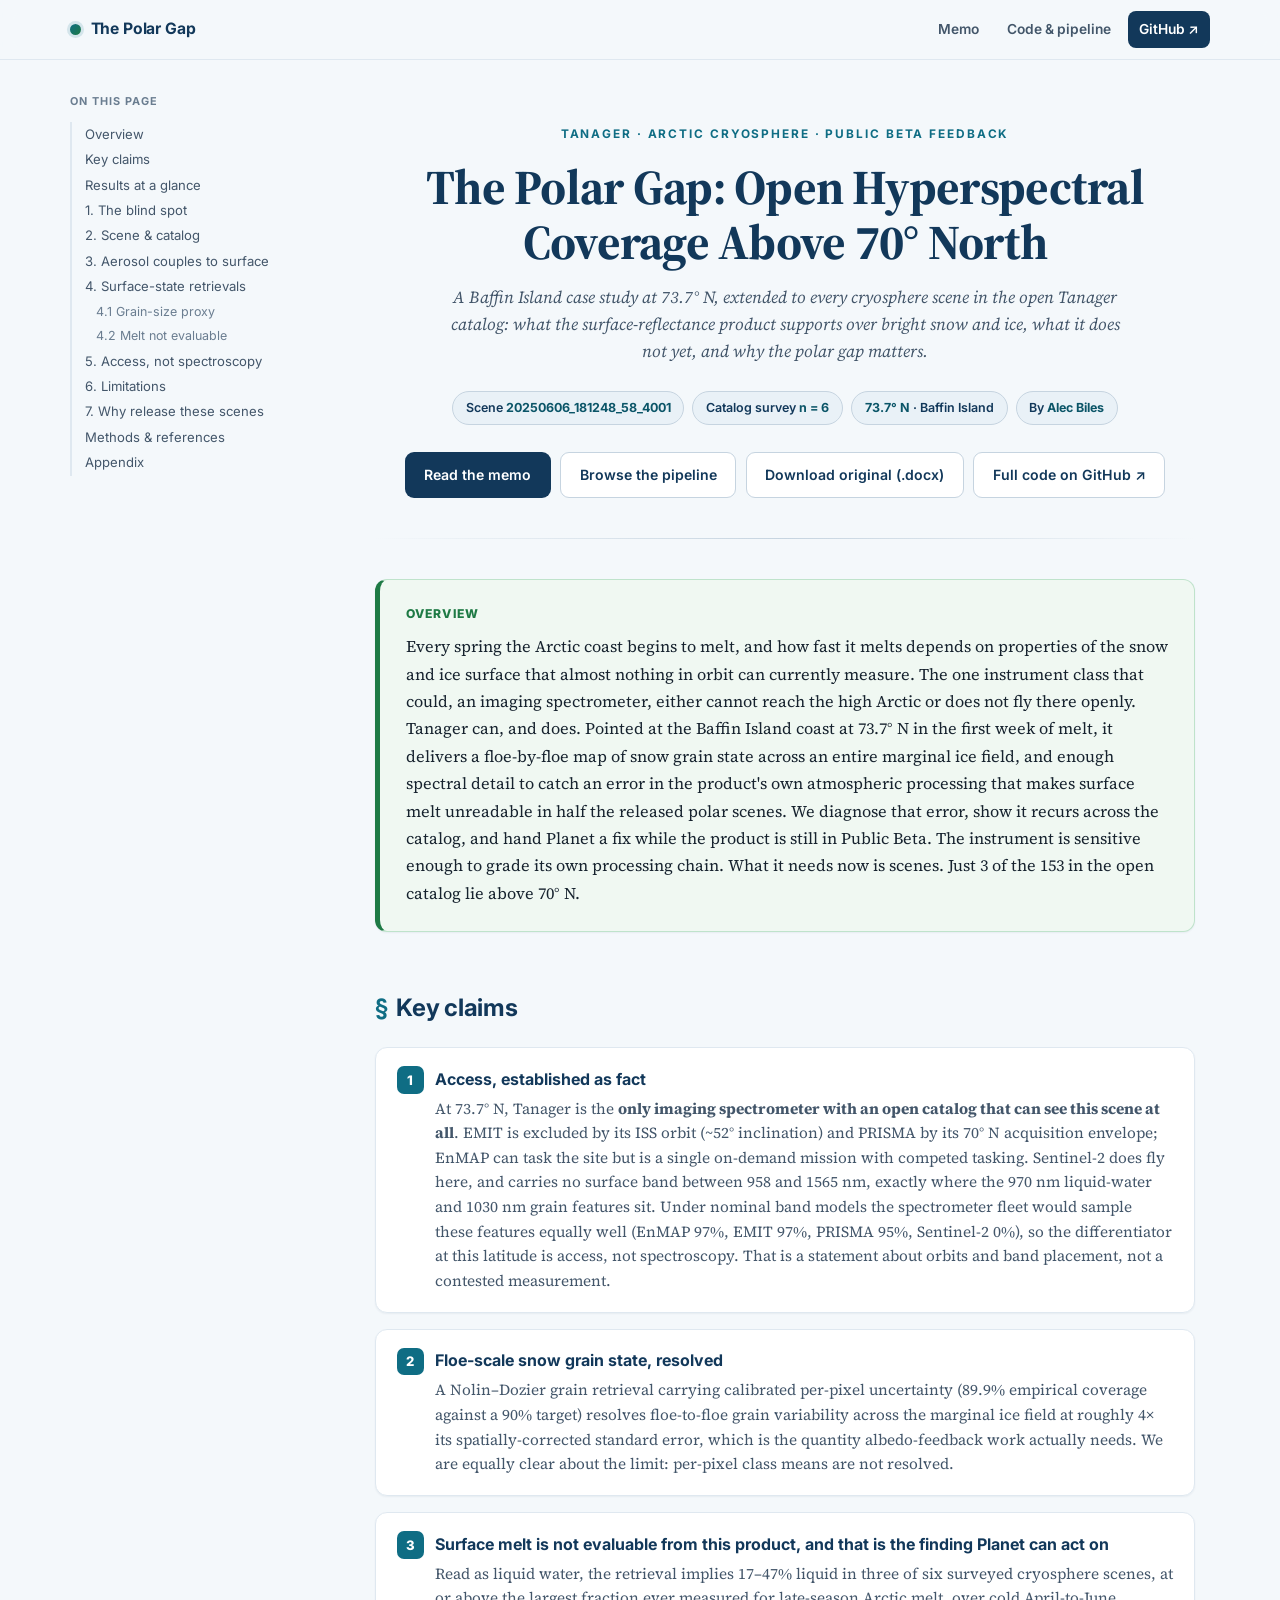
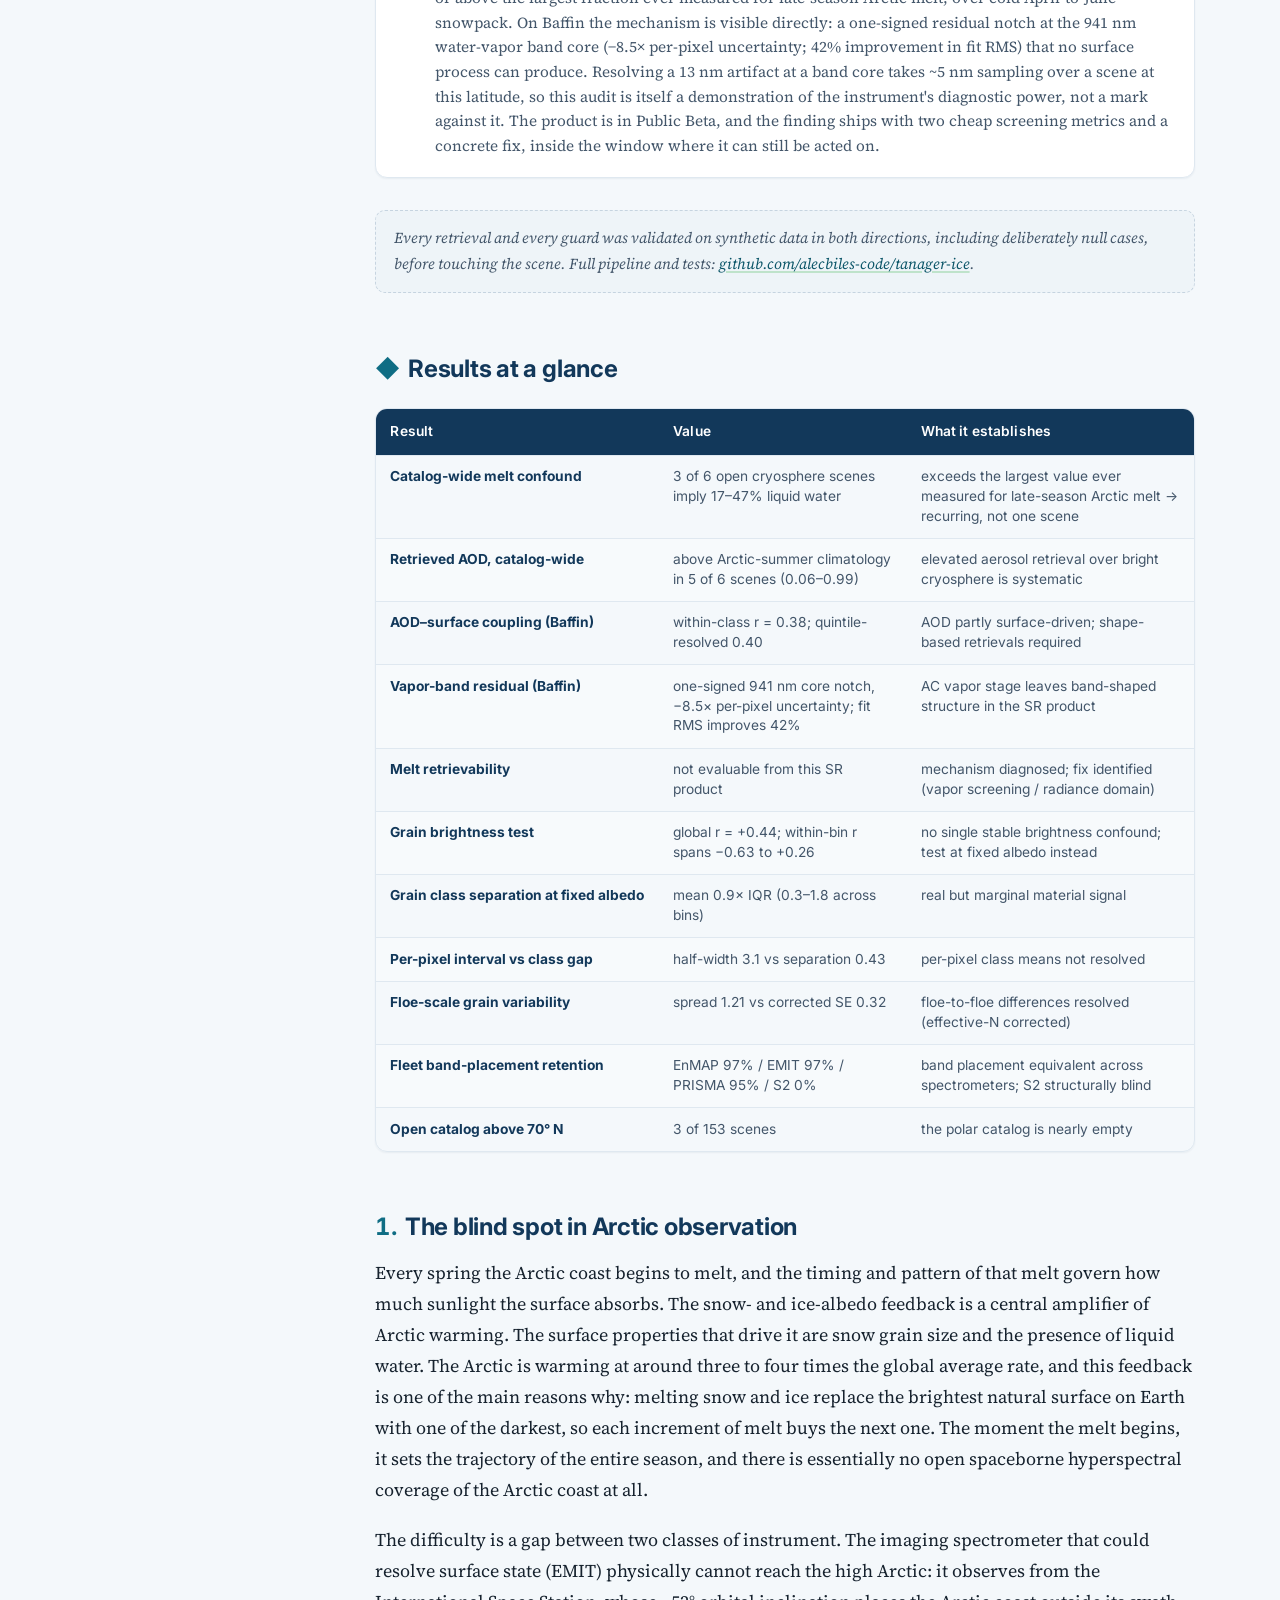
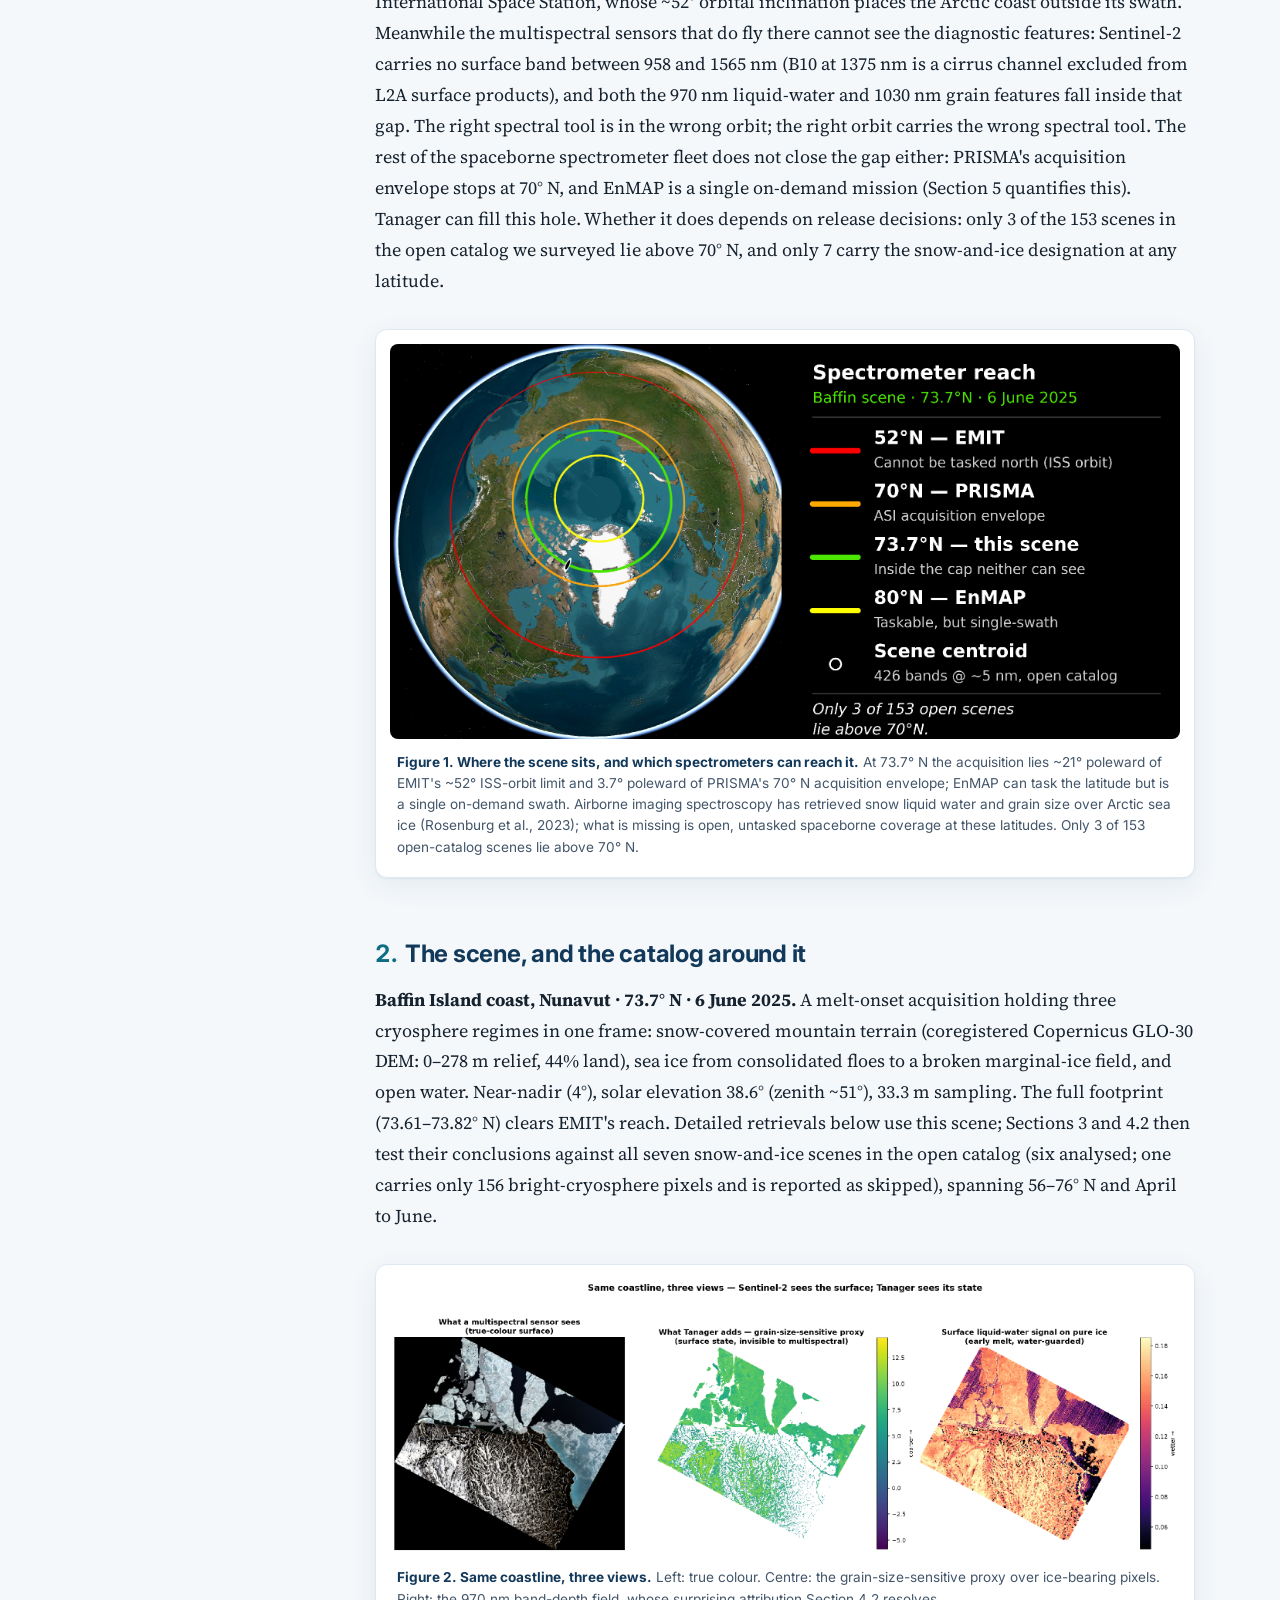
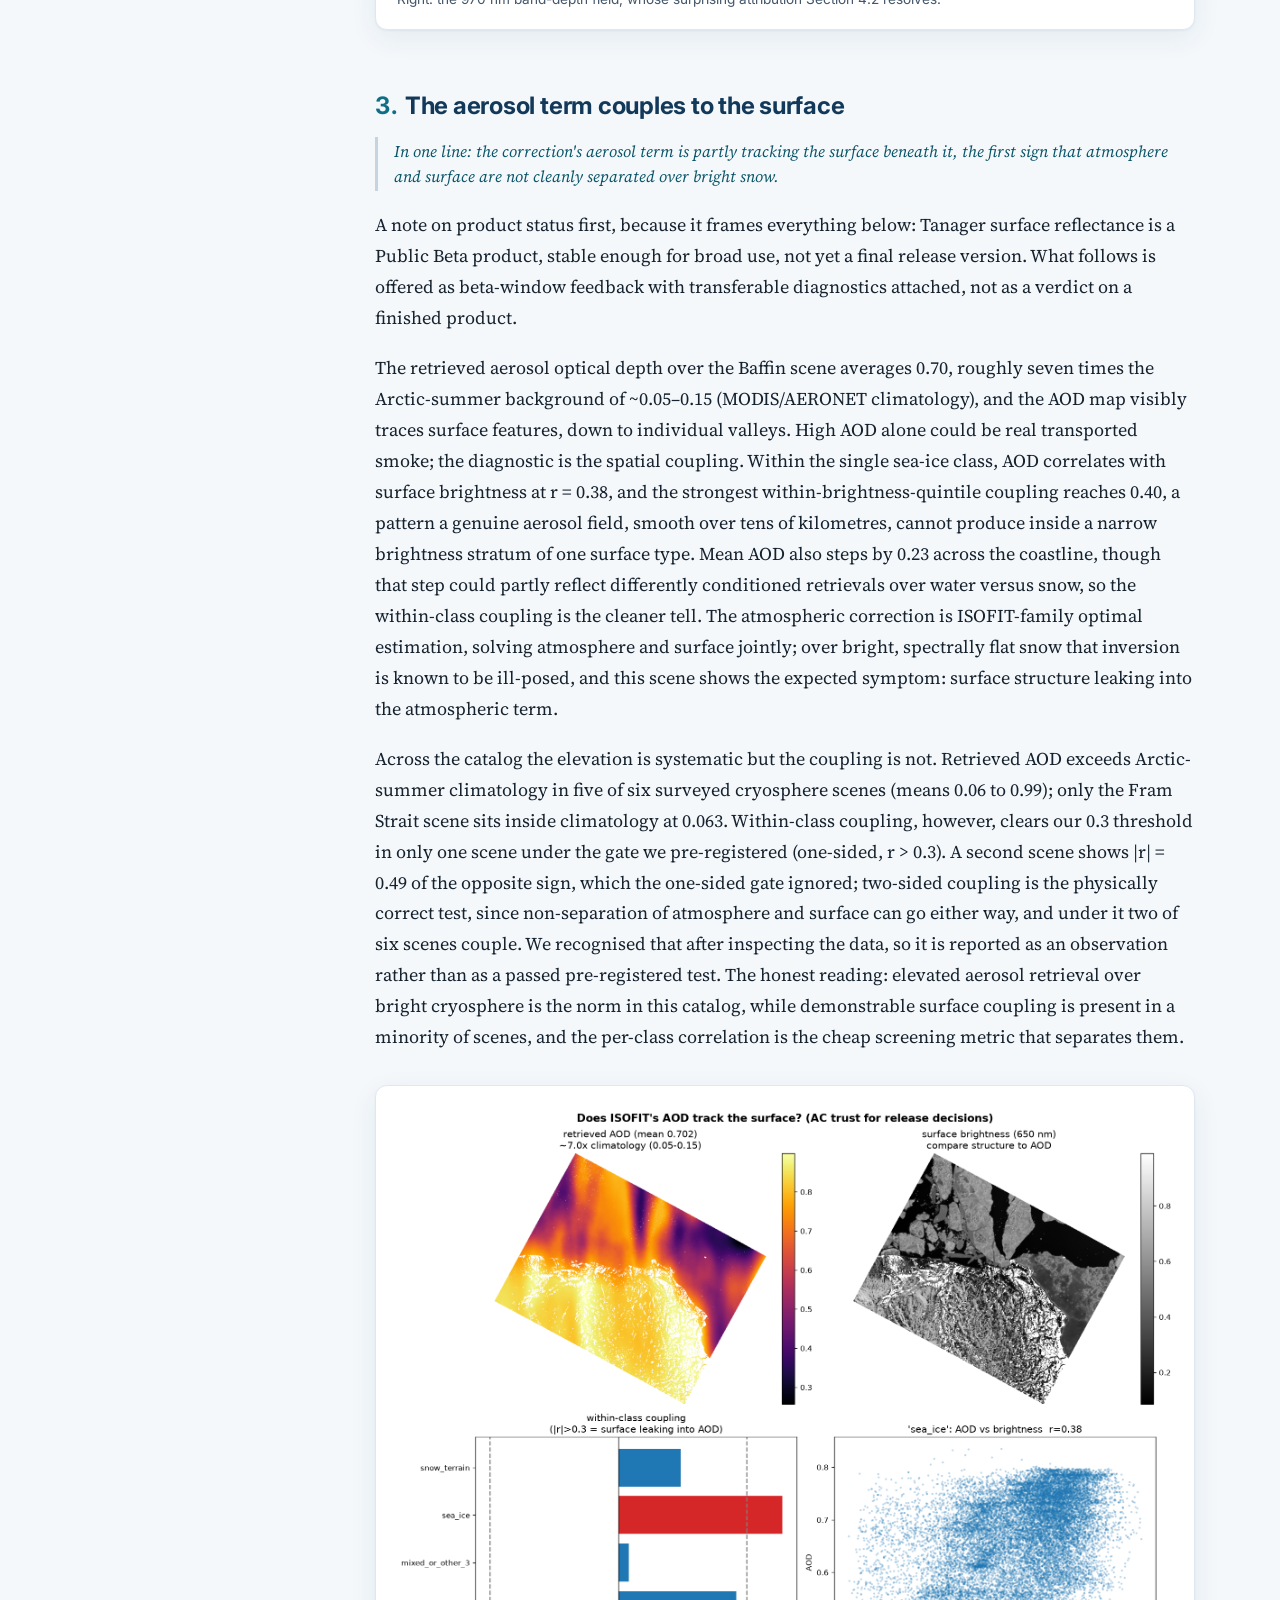
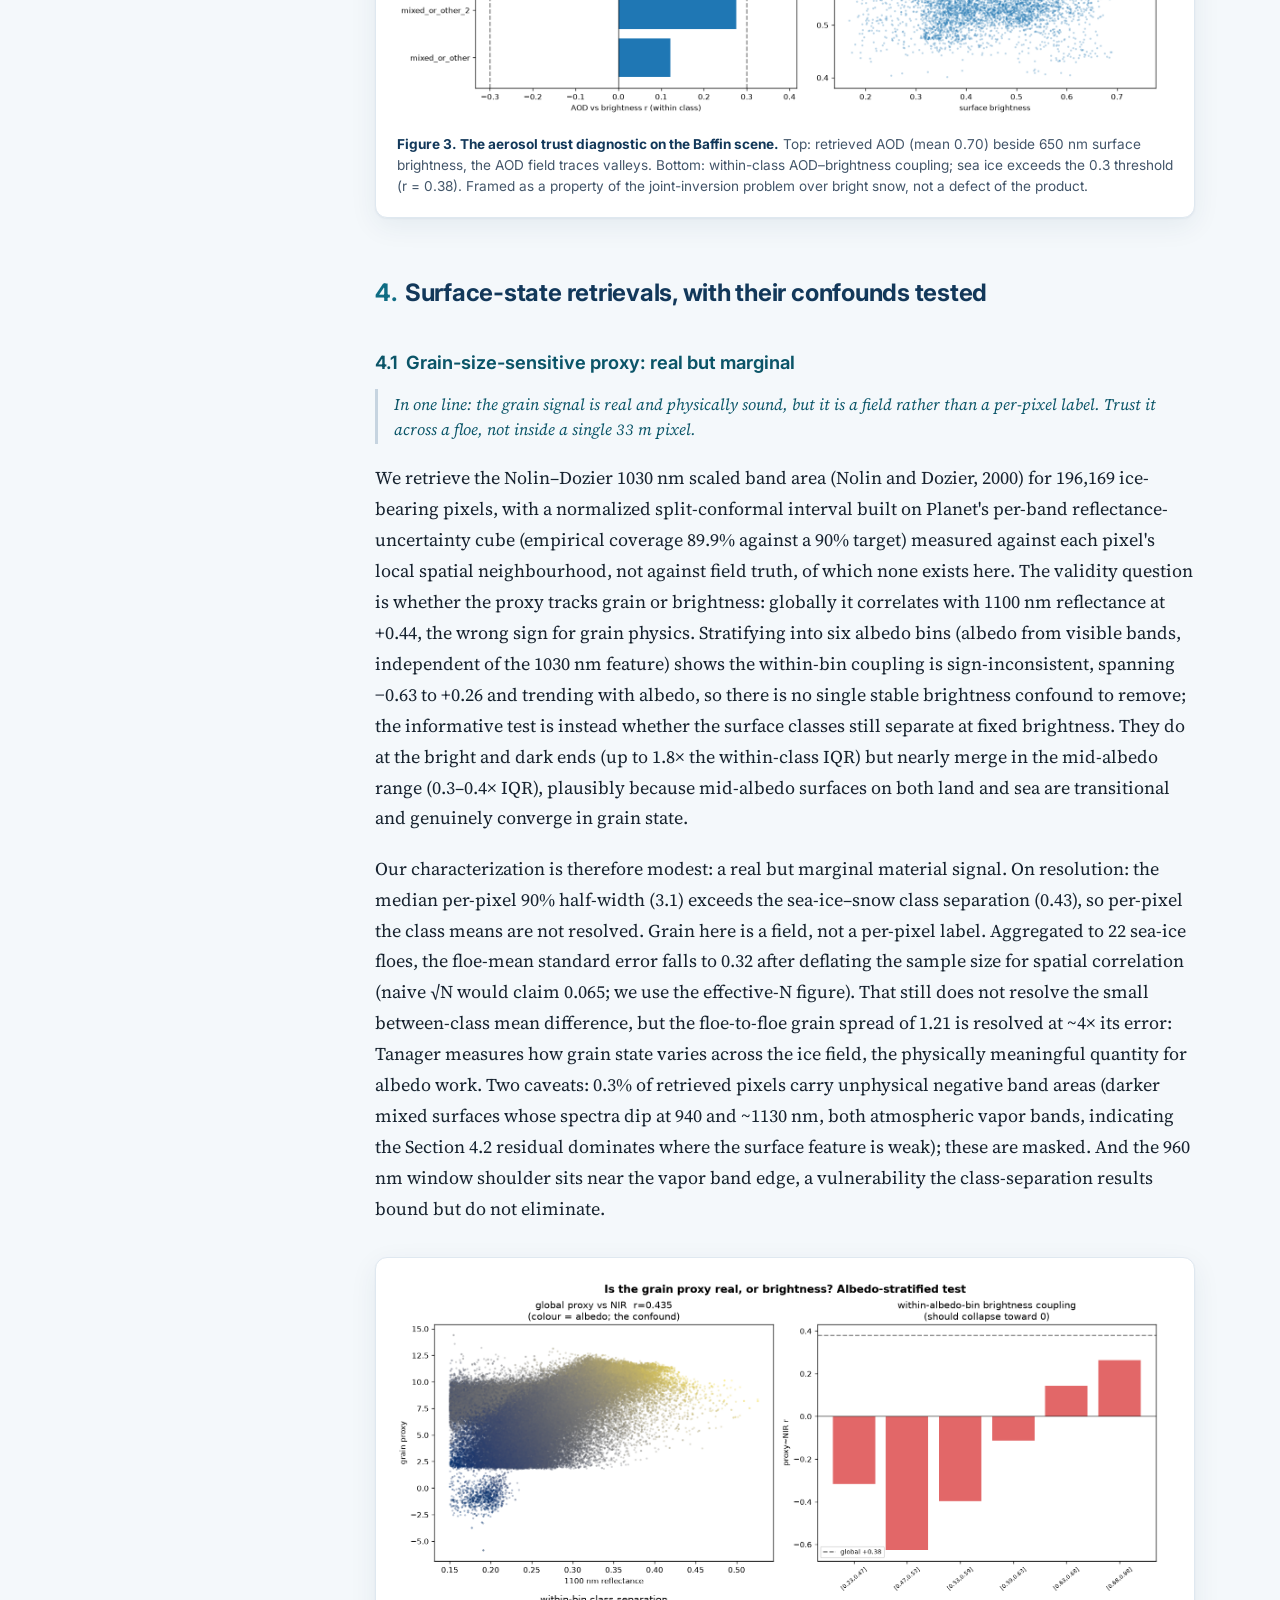
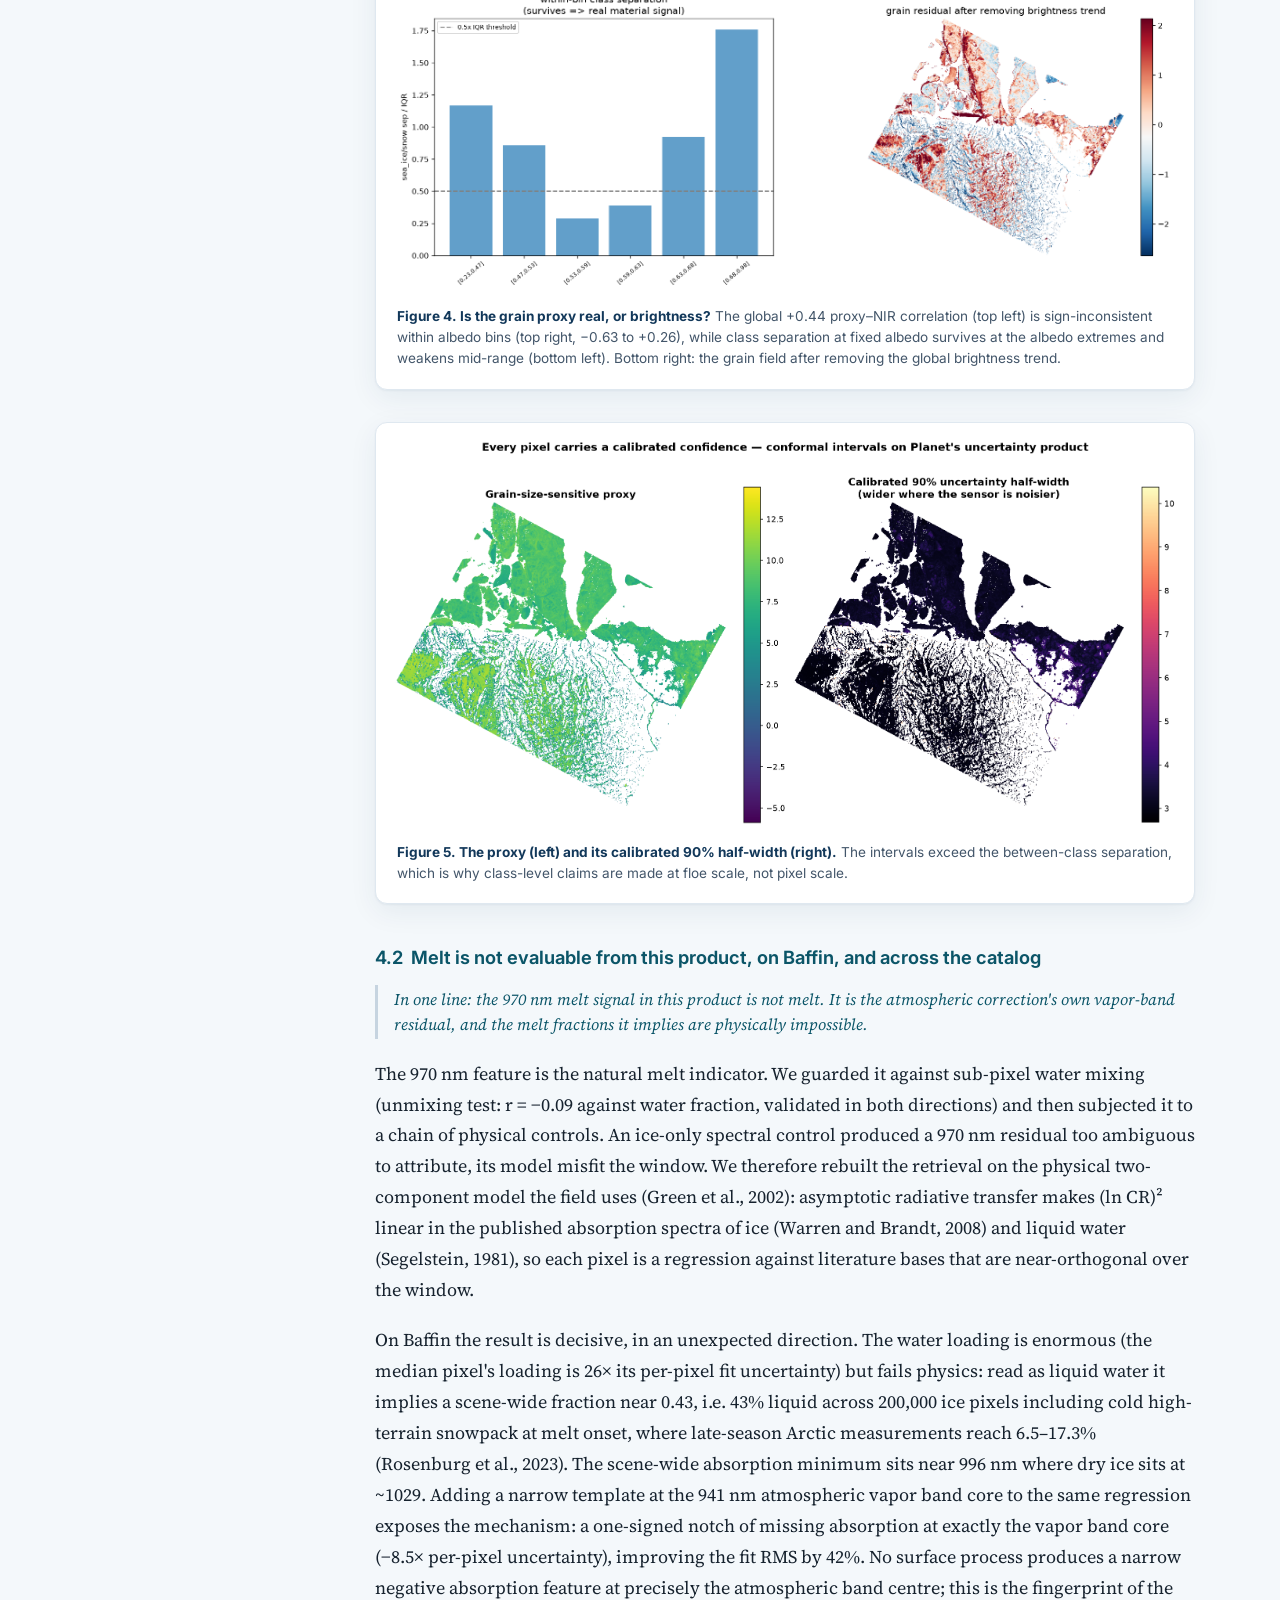
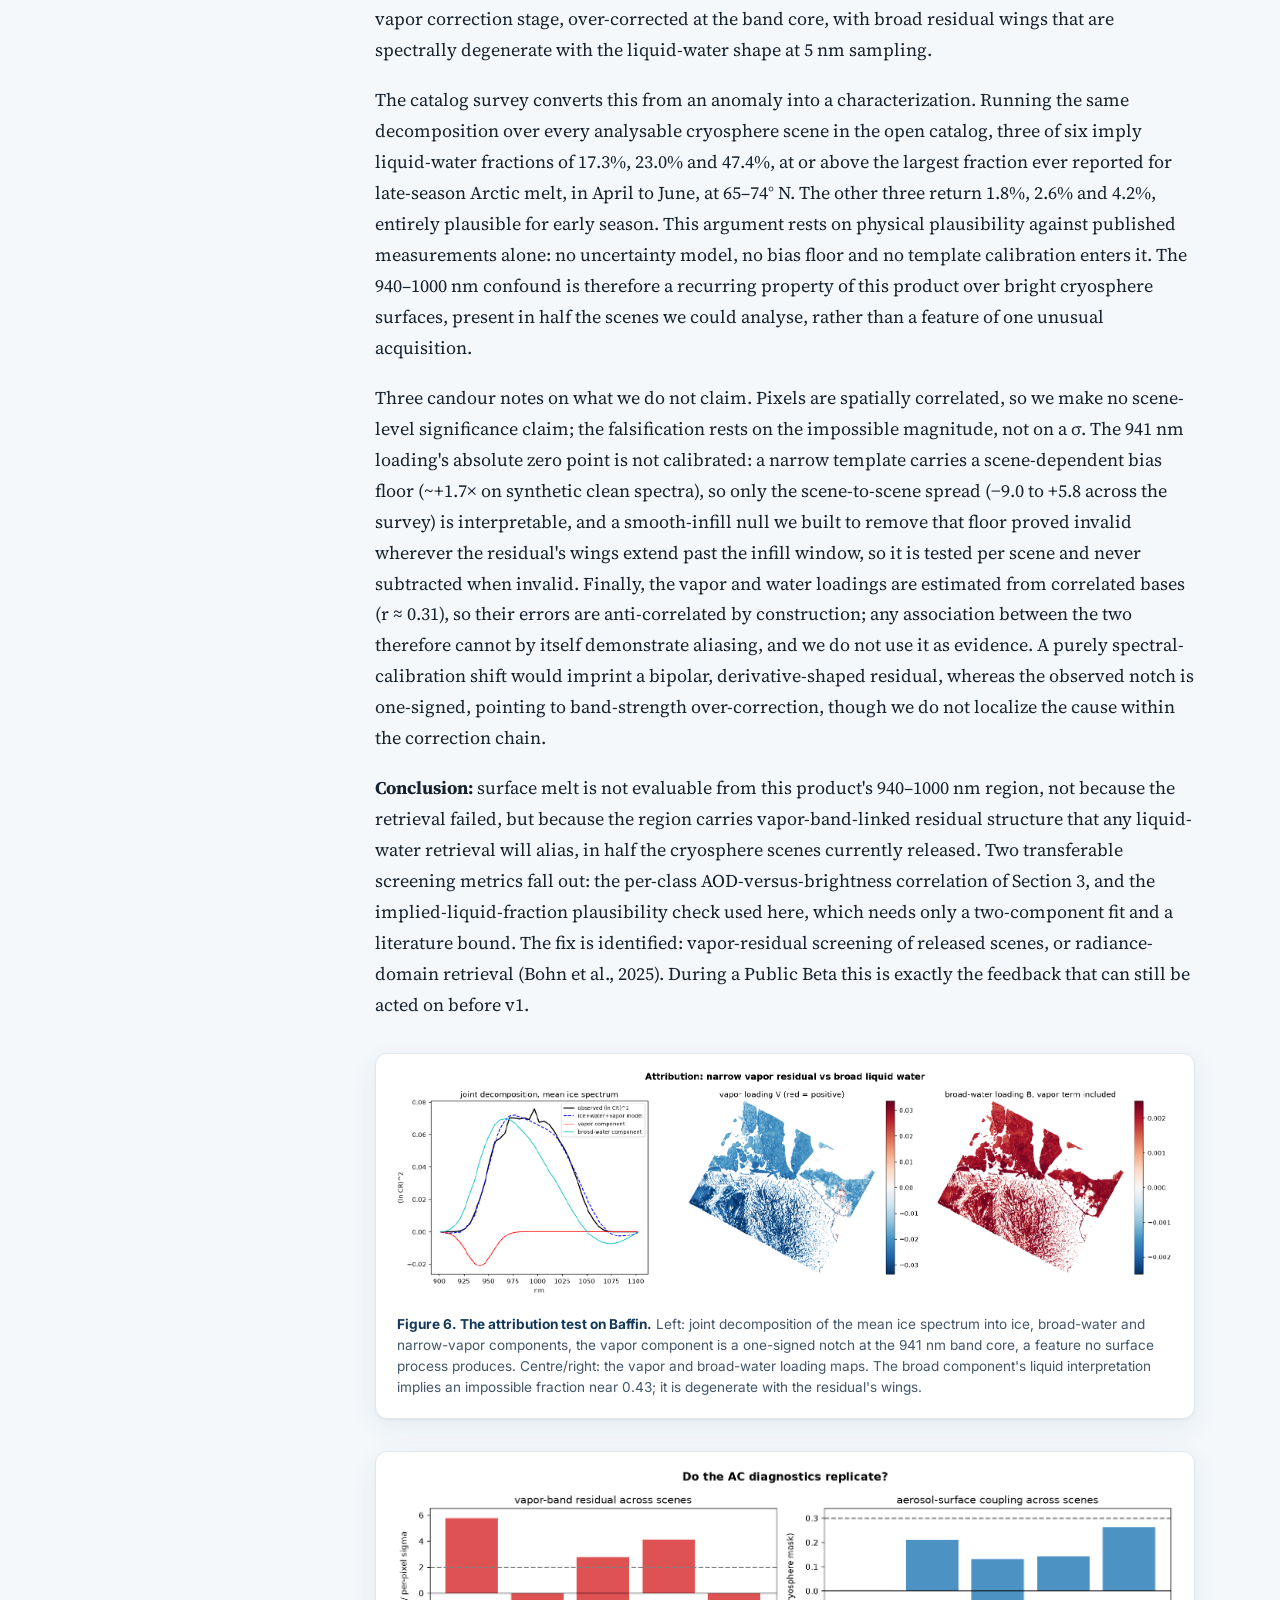
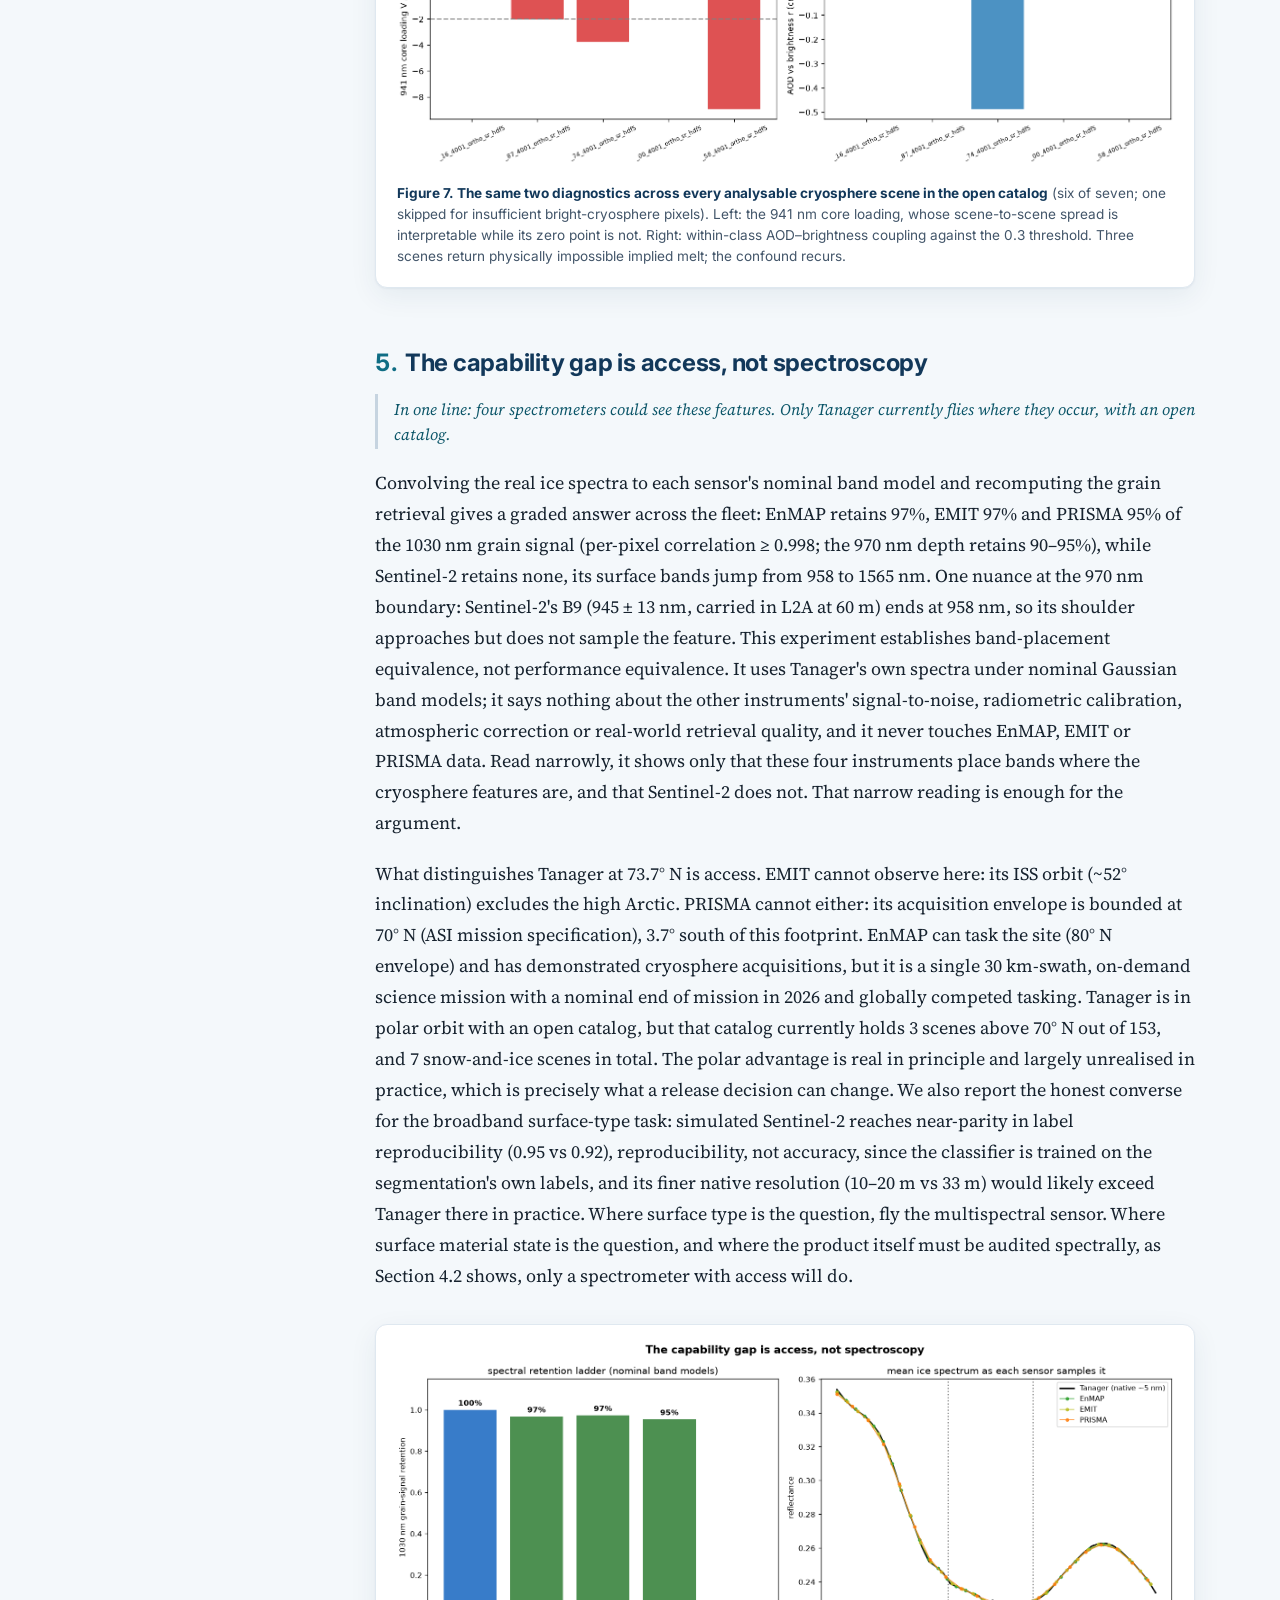
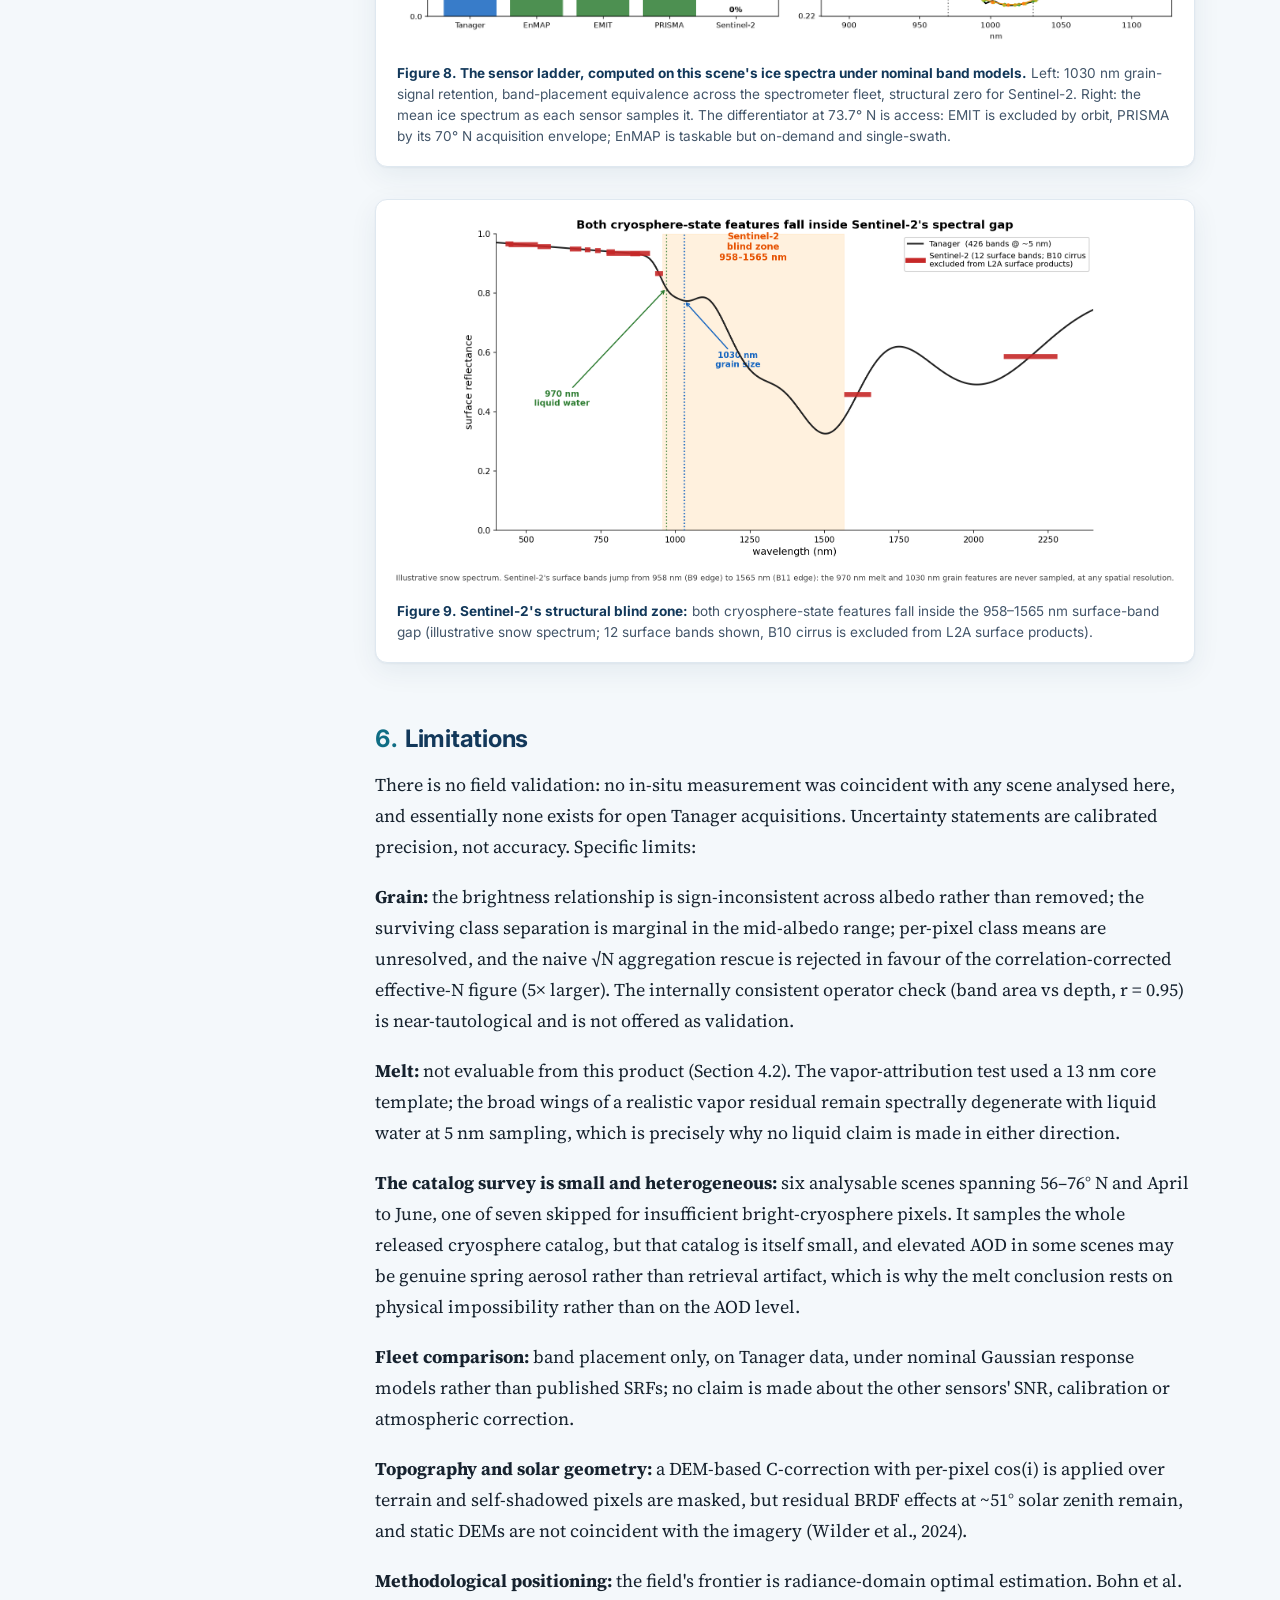
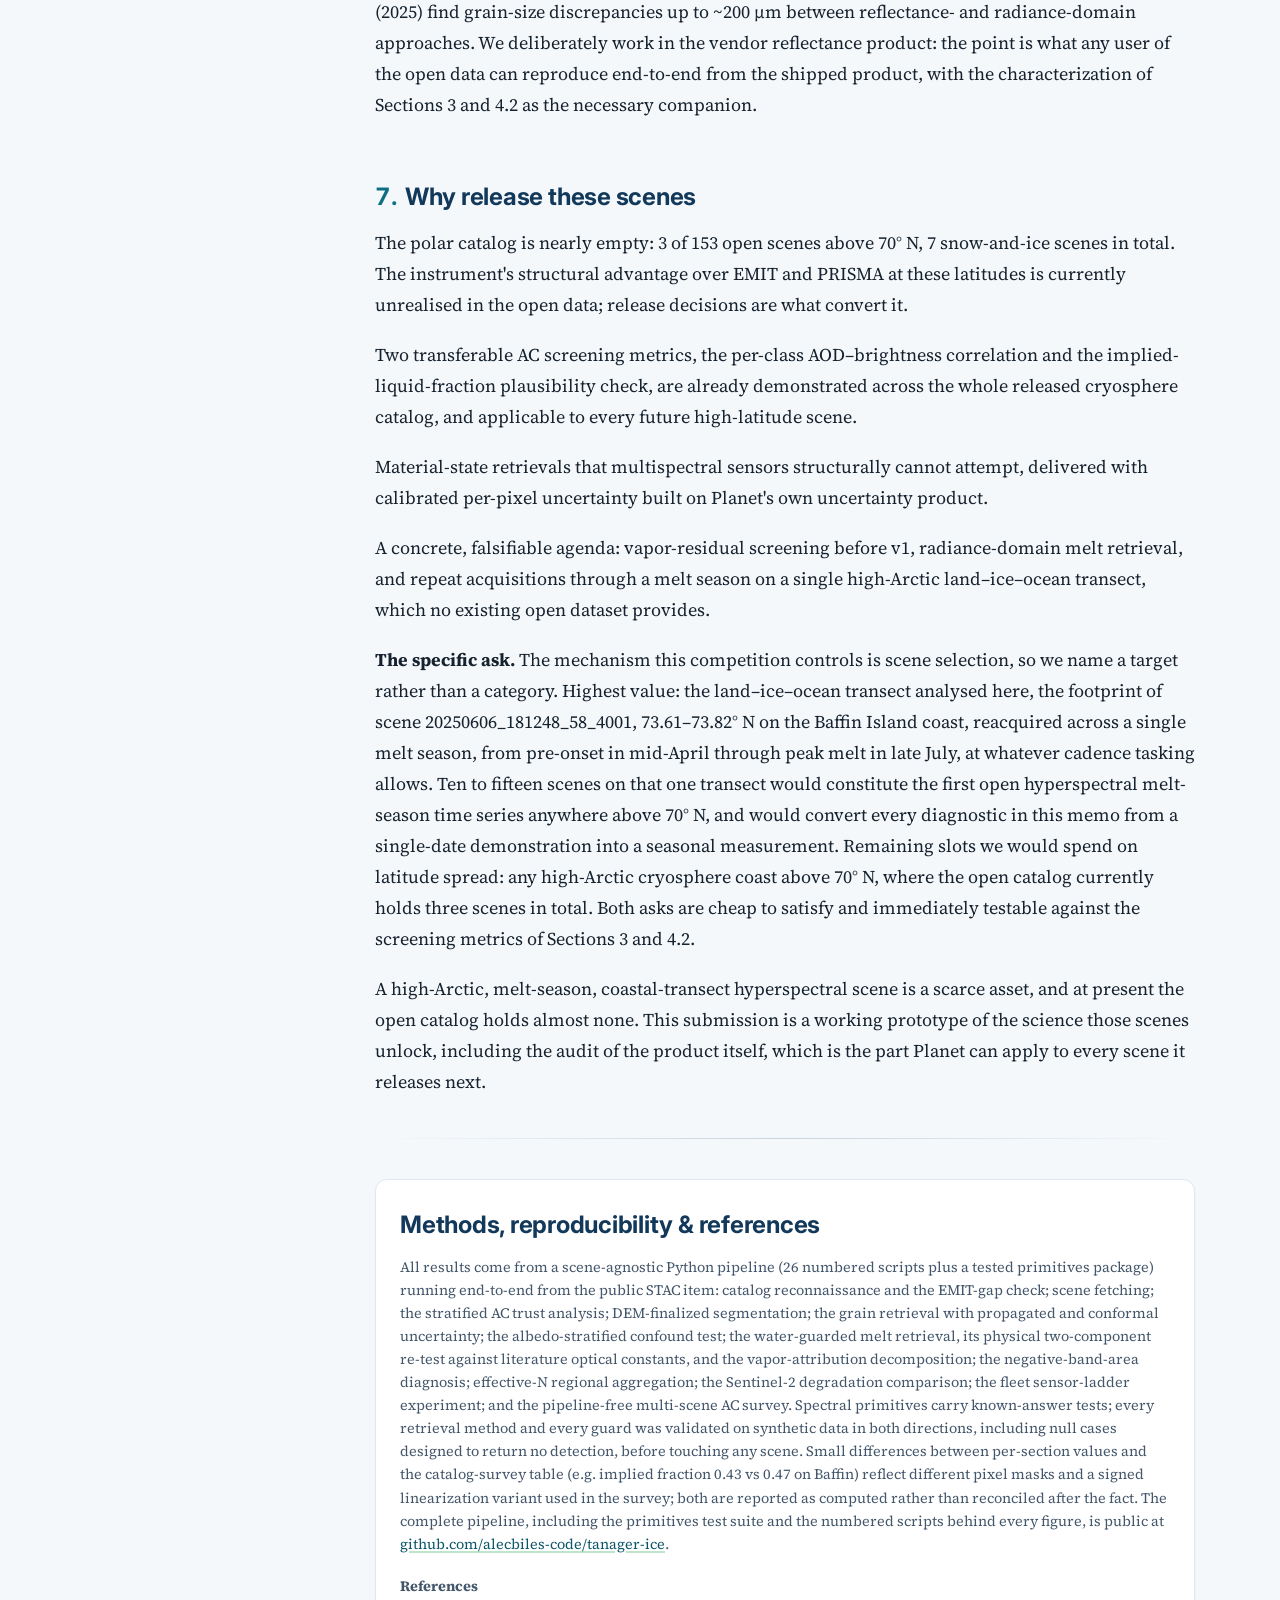
<file: docs/index.html>
<!DOCTYPE html>
<html lang="en">
<head>
<meta charset="utf-8">
<meta name="viewport" content="width=device-width, initial-scale=1">
<title>The Polar Gap: Open Hyperspectral Coverage Above 70° North</title>
<meta name="description" content="A Baffin Island case study at 73.7° N, extended to every cryosphere scene in the open Tanager catalog: what the surface-reflectance product supports over bright snow and ice, what it does not yet, and why the polar gap matters.">
<link rel="preconnect" href="https://fonts.googleapis.com">
<link rel="preconnect" href="https://fonts.gstatic.com" crossorigin>
<link href="https://fonts.googleapis.com/css2?family=Inter:wght@400;500;600;700;800&family=Source+Serif+4:ital,opt@0,8..60;1,8..60&family=JetBrains+Mono:wght@400;600&display=swap" rel="stylesheet">
<link rel="stylesheet" href="assets/style.css">
</head>
<body>

<div class="topbar">
  <div class="topbar-inner">
    <a class="brand" href="index.html"><span class="dot"></span>The Polar Gap</a>
    <nav class="nav">
      <a href="index.html">Memo</a>
      <a href="code.html">Code &amp; pipeline</a>
      <a class="cta" href="https://github.com/alecbiles-code/tanager-ice" target="_blank" rel="noopener">GitHub&nbsp;↗</a>
    </nav>
  </div>
</div>

<div class="shell with-toc">

  <aside class="toc" id="toc">
    <p class="lbl">On this page</p>
    <a href="#overview">Overview</a>
    <a href="#claims">Key claims</a>
    <a href="#results">Results at a glance</a>
    <a href="#s1">1. The blind spot</a>
    <a href="#s2">2. Scene &amp; catalog</a>
    <a href="#s3">3. Aerosol couples to surface</a>
    <a href="#s4">4. Surface-state retrievals</a>
    <a href="#s4-1" class="sub">4.1 Grain-size proxy</a>
    <a href="#s4-2" class="sub">4.2 Melt not evaluable</a>
    <a href="#s5">5. Access, not spectroscopy</a>
    <a href="#s6">6. Limitations</a>
    <a href="#s7">7. Why release these scenes</a>
    <a href="#methods">Methods &amp; references</a>
    <a href="#appendix">Appendix</a>
  </aside>

  <main>
    <header class="hero">
      <div class="eyebrow">Tanager · Arctic Cryosphere · Public Beta feedback</div>
      <h1>The Polar Gap: Open Hyperspectral Coverage Above 70° North</h1>
      <p class="sub">A Baffin Island case study at 73.7° N, extended to every cryosphere scene in the open Tanager catalog: what the surface-reflectance product supports over bright snow and ice, what it does not yet, and why the polar gap matters.</p>
      <div class="chips">
        <span class="chip">Scene <b>20250606_181248_58_4001</b></span>
        <span class="chip">Catalog survey <b>n = 6</b></span>
        <span class="chip"><b>73.7° N</b> · Baffin Island</span>
        <span class="chip">By <b>Alec Biles</b></span>
      </div>
      <div class="hero-actions">
        <a class="btn primary" href="#overview">Read the memo</a>
        <a class="btn ghost" href="code.html">Browse the pipeline</a>
        <a class="btn ghost" href="Tanager_Arctic_Cryosphere_Memo.docx" download>Download original (.docx)</a>
        <a class="btn ghost" href="https://github.com/alecbiles-code/tanager-ice" target="_blank" rel="noopener">Full code on GitHub ↗</a>
      </div>
    </header>

    <hr class="rule">

    <div class="prose">

      <section id="overview">
        <div class="overview">
          <span class="tag">Overview</span>
          <p>Every spring the Arctic coast begins to melt, and how fast it melts depends on properties of the snow and ice surface that almost nothing in orbit can currently measure. The one instrument class that could, an imaging spectrometer, either cannot reach the high Arctic or does not fly there openly. Tanager can, and does. Pointed at the Baffin Island coast at 73.7° N in the first week of melt, it delivers a floe-by-floe map of snow grain state across an entire marginal ice field, and enough spectral detail to catch an error in the product's own atmospheric processing that makes surface melt unreadable in half the released polar scenes. We diagnose that error, show it recurs across the catalog, and hand Planet a fix while the product is still in Public Beta. The instrument is sensitive enough to grade its own processing chain. What it needs now is scenes. Just 3 of the 153 in the open catalog lie above 70° N.</p>
        </div>
      </section>

      <section id="claims">
        <h2><span class="num">§</span> Key claims</h2>
        <div class="claims">
          <div class="claim">
            <span class="cn">1</span>
            <div class="cbody">
              <h4>Access, established as fact</h4>
              <p>At 73.7° N, Tanager is the <b>only imaging spectrometer with an open catalog that can see this scene at all</b>. EMIT is excluded by its ISS orbit (~52° inclination) and PRISMA by its 70° N acquisition envelope; EnMAP can task the site but is a single on-demand mission with competed tasking. Sentinel-2 does fly here, and carries no surface band between 958 and 1565 nm, exactly where the 970 nm liquid-water and 1030 nm grain features sit. Under nominal band models the spectrometer fleet would sample these features equally well (EnMAP 97%, EMIT 97%, PRISMA 95%, Sentinel-2 0%), so the differentiator at this latitude is access, not spectroscopy. That is a statement about orbits and band placement, not a contested measurement.</p>
            </div>
          </div>
          <div class="claim">
            <span class="cn">2</span>
            <div class="cbody">
              <h4>Floe-scale snow grain state, resolved</h4>
              <p>A Nolin–Dozier grain retrieval carrying calibrated per-pixel uncertainty (89.9% empirical coverage against a 90% target) resolves floe-to-floe grain variability across the marginal ice field at roughly 4× its spatially-corrected standard error, which is the quantity albedo-feedback work actually needs. We are equally clear about the limit: per-pixel class means are not resolved.</p>
            </div>
          </div>
          <div class="claim">
            <span class="cn">3</span>
            <div class="cbody">
              <h4>Surface melt is not evaluable from this product, and that is the finding Planet can act on</h4>
              <p>Read as liquid water, the retrieval implies 17–47% liquid in three of six surveyed cryosphere scenes, at or above the largest fraction ever measured for late-season Arctic melt, over cold April-to-June snowpack. On Baffin the mechanism is visible directly: a one-signed residual notch at the 941 nm water-vapor band core (−8.5× per-pixel uncertainty; 42% improvement in fit RMS) that no surface process can produce. Resolving a 13 nm artifact at a band core takes ~5 nm sampling over a scene at this latitude, so this audit is itself a demonstration of the instrument's diagnostic power, not a mark against it. The product is in Public Beta, and the finding ships with two cheap screening metrics and a concrete fix, inside the window where it can still be acted on.</p>
            </div>
          </div>
        </div>
        <p class="synthnote">Every retrieval and every guard was validated on synthetic data in both directions, including deliberately null cases, before touching the scene. Full pipeline and tests: <a href="https://github.com/alecbiles-code/tanager-ice" target="_blank" rel="noopener">github.com/alecbiles-code/tanager-ice</a>.</p>
      </section>

      <section id="results">
        <h2><span class="num">◆</span> Results at a glance</h2>
        <div class="tablewrap">
          <table class="results">
            <thead><tr><th>Result</th><th>Value</th><th>What it establishes</th></tr></thead>
            <tbody>
              <tr><td>Catalog-wide melt confound</td><td>3 of 6 open cryosphere scenes imply 17–47% liquid water</td><td>exceeds the largest value ever measured for late-season Arctic melt → recurring, not one scene</td></tr>
              <tr><td>Retrieved AOD, catalog-wide</td><td>above Arctic-summer climatology in 5 of 6 scenes (0.06–0.99)</td><td>elevated aerosol retrieval over bright cryosphere is systematic</td></tr>
              <tr><td>AOD–surface coupling (Baffin)</td><td>within-class r = 0.38; quintile-resolved 0.40</td><td>AOD partly surface-driven; shape-based retrievals required</td></tr>
              <tr><td>Vapor-band residual (Baffin)</td><td>one-signed 941 nm core notch, −8.5× per-pixel uncertainty; fit RMS improves 42%</td><td>AC vapor stage leaves band-shaped structure in the SR product</td></tr>
              <tr><td>Melt retrievability</td><td>not evaluable from this SR product</td><td>mechanism diagnosed; fix identified (vapor screening / radiance domain)</td></tr>
              <tr><td>Grain brightness test</td><td>global r = +0.44; within-bin r spans −0.63 to +0.26</td><td>no single stable brightness confound; test at fixed albedo instead</td></tr>
              <tr><td>Grain class separation at fixed albedo</td><td>mean 0.9× IQR (0.3–1.8 across bins)</td><td>real but marginal material signal</td></tr>
              <tr><td>Per-pixel interval vs class gap</td><td>half-width 3.1 vs separation 0.43</td><td>per-pixel class means not resolved</td></tr>
              <tr><td>Floe-scale grain variability</td><td>spread 1.21 vs corrected SE 0.32</td><td>floe-to-floe differences resolved (effective-N corrected)</td></tr>
              <tr><td>Fleet band-placement retention</td><td>EnMAP 97% / EMIT 97% / PRISMA 95% / S2 0%</td><td>band placement equivalent across spectrometers; S2 structurally blind</td></tr>
              <tr><td>Open catalog above 70° N</td><td>3 of 153 scenes</td><td>the polar catalog is nearly empty</td></tr>
            </tbody>
          </table>
        </div>
      </section>

      <h2 id="s1"><span class="num">1.</span> The blind spot in Arctic observation</h2>
      <p>Every spring the Arctic coast begins to melt, and the timing and pattern of that melt govern how much sunlight the surface absorbs. The snow- and ice-albedo feedback is a central amplifier of Arctic warming. The surface properties that drive it are snow grain size and the presence of liquid water. The Arctic is warming at around three to four times the global average rate, and this feedback is one of the main reasons why: melting snow and ice replace the brightest natural surface on Earth with one of the darkest, so each increment of melt buys the next one. The moment the melt begins, it sets the trajectory of the entire season, and there is essentially no open spaceborne hyperspectral coverage of the Arctic coast at all.</p>
      <p>The difficulty is a gap between two classes of instrument. The imaging spectrometer that could resolve surface state (EMIT) physically cannot reach the high Arctic: it observes from the International Space Station, whose ~52° orbital inclination places the Arctic coast outside its swath. Meanwhile the multispectral sensors that do fly there cannot see the diagnostic features: Sentinel-2 carries no surface band between 958 and 1565 nm (B10 at 1375 nm is a cirrus channel excluded from L2A surface products), and both the 970 nm liquid-water and 1030 nm grain features fall inside that gap. The right spectral tool is in the wrong orbit; the right orbit carries the wrong spectral tool. The rest of the spaceborne spectrometer fleet does not close the gap either: PRISMA's acquisition envelope stops at 70° N, and EnMAP is a single on-demand mission (Section 5 quantifies this). Tanager can fill this hole. Whether it does depends on release decisions: only 3 of the 153 scenes in the open catalog we surveyed lie above 70° N, and only 7 carry the snow-and-ice designation at any latitude.</p>

      <figure class="fig">
        <img src="figures/fig1.png" alt="Map showing the scene location at 73.7° N relative to the reach of EMIT, PRISMA, EnMAP and Tanager.">
        <figcaption><b>Figure 1. Where the scene sits, and which spectrometers can reach it.</b> At 73.7° N the acquisition lies ~21° poleward of EMIT's ~52° ISS-orbit limit and 3.7° poleward of PRISMA's 70° N acquisition envelope; EnMAP can task the latitude but is a single on-demand swath. Airborne imaging spectroscopy has retrieved snow liquid water and grain size over Arctic sea ice (Rosenburg et al., 2023); what is missing is open, untasked spaceborne coverage at these latitudes. Only 3 of 153 open-catalog scenes lie above 70° N.</figcaption>
      </figure>

      <h2 id="s2"><span class="num">2.</span> The scene, and the catalog around it</h2>
      <p><b>Baffin Island coast, Nunavut · 73.7° N · 6 June 2025.</b> A melt-onset acquisition holding three cryosphere regimes in one frame: snow-covered mountain terrain (coregistered Copernicus GLO-30 DEM: 0–278 m relief, 44% land), sea ice from consolidated floes to a broken marginal-ice field, and open water. Near-nadir (4°), solar elevation 38.6° (zenith ~51°), 33.3 m sampling. The full footprint (73.61–73.82° N) clears EMIT's reach. Detailed retrievals below use this scene; Sections 3 and 4.2 then test their conclusions against all seven snow-and-ice scenes in the open catalog (six analysed; one carries only 156 bright-cryosphere pixels and is reported as skipped), spanning 56–76° N and April to June.</p>

      <figure class="fig">
        <img src="figures/fig2.png" alt="Three views of the same coastline: true colour, grain-size proxy, and 970 nm band-depth field.">
        <figcaption><b>Figure 2. Same coastline, three views.</b> Left: true colour. Centre: the grain-size-sensitive proxy over ice-bearing pixels. Right: the 970 nm band-depth field, whose surprising attribution Section 4.2 resolves.</figcaption>
      </figure>

      <h2 id="s3"><span class="num">3.</span> The aerosol term couples to the surface</h2>
      <p class="oneline">In one line: the correction's aerosol term is partly tracking the surface beneath it, the first sign that atmosphere and surface are not cleanly separated over bright snow.</p>
      <p>A note on product status first, because it frames everything below: Tanager surface reflectance is a Public Beta product, stable enough for broad use, not yet a final release version. What follows is offered as beta-window feedback with transferable diagnostics attached, not as a verdict on a finished product.</p>
      <p>The retrieved aerosol optical depth over the Baffin scene averages 0.70, roughly seven times the Arctic-summer background of ~0.05–0.15 (MODIS/AERONET climatology), and the AOD map visibly traces surface features, down to individual valleys. High AOD alone could be real transported smoke; the diagnostic is the spatial coupling. Within the single sea-ice class, AOD correlates with surface brightness at r = 0.38, and the strongest within-brightness-quintile coupling reaches 0.40, a pattern a genuine aerosol field, smooth over tens of kilometres, cannot produce inside a narrow brightness stratum of one surface type. Mean AOD also steps by 0.23 across the coastline, though that step could partly reflect differently conditioned retrievals over water versus snow, so the within-class coupling is the cleaner tell. The atmospheric correction is ISOFIT-family optimal estimation, solving atmosphere and surface jointly; over bright, spectrally flat snow that inversion is known to be ill-posed, and this scene shows the expected symptom: surface structure leaking into the atmospheric term.</p>
      <p>Across the catalog the elevation is systematic but the coupling is not. Retrieved AOD exceeds Arctic-summer climatology in five of six surveyed cryosphere scenes (means 0.06 to 0.99); only the Fram Strait scene sits inside climatology at 0.063. Within-class coupling, however, clears our 0.3 threshold in only one scene under the gate we pre-registered (one-sided, r &gt; 0.3). A second scene shows |r| = 0.49 of the opposite sign, which the one-sided gate ignored; two-sided coupling is the physically correct test, since non-separation of atmosphere and surface can go either way, and under it two of six scenes couple. We recognised that after inspecting the data, so it is reported as an observation rather than as a passed pre-registered test. The honest reading: elevated aerosol retrieval over bright cryosphere is the norm in this catalog, while demonstrable surface coupling is present in a minority of scenes, and the per-class correlation is the cheap screening metric that separates them.</p>

      <figure class="fig">
        <img src="figures/fig3.png" alt="Aerosol trust diagnostic: retrieved AOD beside surface brightness, and within-class AOD-brightness coupling.">
        <figcaption><b>Figure 3. The aerosol trust diagnostic on the Baffin scene.</b> Top: retrieved AOD (mean 0.70) beside 650 nm surface brightness, the AOD field traces valleys. Bottom: within-class AOD–brightness coupling; sea ice exceeds the 0.3 threshold (r = 0.38). Framed as a property of the joint-inversion problem over bright snow, not a defect of the product.</figcaption>
      </figure>

      <h2 id="s4"><span class="num">4.</span> Surface-state retrievals, with their confounds tested</h2>

      <h3 id="s4-1">4.1 &nbsp;Grain-size-sensitive proxy: real but marginal</h3>
      <p class="oneline">In one line: the grain signal is real and physically sound, but it is a field rather than a per-pixel label. Trust it across a floe, not inside a single 33 m pixel.</p>
      <p>We retrieve the Nolin–Dozier 1030 nm scaled band area (Nolin and Dozier, 2000) for 196,169 ice-bearing pixels, with a normalized split-conformal interval built on Planet's per-band reflectance-uncertainty cube (empirical coverage 89.9% against a 90% target) measured against each pixel's local spatial neighbourhood, not against field truth, of which none exists here. The validity question is whether the proxy tracks grain or brightness: globally it correlates with 1100 nm reflectance at +0.44, the wrong sign for grain physics. Stratifying into six albedo bins (albedo from visible bands, independent of the 1030 nm feature) shows the within-bin coupling is sign-inconsistent, spanning −0.63 to +0.26 and trending with albedo, so there is no single stable brightness confound to remove; the informative test is instead whether the surface classes still separate at fixed brightness. They do at the bright and dark ends (up to 1.8× the within-class IQR) but nearly merge in the mid-albedo range (0.3–0.4× IQR), plausibly because mid-albedo surfaces on both land and sea are transitional and genuinely converge in grain state.</p>
      <p>Our characterization is therefore modest: a real but marginal material signal. On resolution: the median per-pixel 90% half-width (3.1) exceeds the sea-ice–snow class separation (0.43), so per-pixel the class means are not resolved. Grain here is a field, not a per-pixel label. Aggregated to 22 sea-ice floes, the floe-mean standard error falls to 0.32 after deflating the sample size for spatial correlation (naive √N would claim 0.065; we use the effective-N figure). That still does not resolve the small between-class mean difference, but the floe-to-floe grain spread of 1.21 is resolved at ~4× its error: Tanager measures how grain state varies across the ice field, the physically meaningful quantity for albedo work. Two caveats: 0.3% of retrieved pixels carry unphysical negative band areas (darker mixed surfaces whose spectra dip at 940 and ~1130 nm, both atmospheric vapor bands, indicating the Section 4.2 residual dominates where the surface feature is weak); these are masked. And the 960 nm window shoulder sits near the vapor band edge, a vulnerability the class-separation results bound but do not eliminate.</p>

      <figure class="fig">
        <img src="figures/fig4.png" alt="Grain proxy validity: global correlation, within-bin sign-inconsistency, class separation at fixed albedo, and residual grain field.">
        <figcaption><b>Figure 4. Is the grain proxy real, or brightness?</b> The global +0.44 proxy–NIR correlation (top left) is sign-inconsistent within albedo bins (top right, −0.63 to +0.26), while class separation at fixed albedo survives at the albedo extremes and weakens mid-range (bottom left). Bottom right: the grain field after removing the global brightness trend.</figcaption>
      </figure>
      <figure class="fig">
        <img src="figures/fig5.png" alt="Grain proxy and its calibrated 90% conformal half-width.">
        <figcaption><b>Figure 5. The proxy (left) and its calibrated 90% half-width (right).</b> The intervals exceed the between-class separation, which is why class-level claims are made at floe scale, not pixel scale.</figcaption>
      </figure>

      <h3 id="s4-2">4.2 &nbsp;Melt is not evaluable from this product, on Baffin, and across the catalog</h3>
      <p class="oneline">In one line: the 970 nm melt signal in this product is not melt. It is the atmospheric correction's own vapor-band residual, and the melt fractions it implies are physically impossible.</p>
      <p>The 970 nm feature is the natural melt indicator. We guarded it against sub-pixel water mixing (unmixing test: r = −0.09 against water fraction, validated in both directions) and then subjected it to a chain of physical controls. An ice-only spectral control produced a 970 nm residual too ambiguous to attribute, its model misfit the window. We therefore rebuilt the retrieval on the physical two-component model the field uses (Green et al., 2002): asymptotic radiative transfer makes (ln CR)² linear in the published absorption spectra of ice (Warren and Brandt, 2008) and liquid water (Segelstein, 1981), so each pixel is a regression against literature bases that are near-orthogonal over the window.</p>
      <p>On Baffin the result is decisive, in an unexpected direction. The water loading is enormous (the median pixel's loading is 26× its per-pixel fit uncertainty) but fails physics: read as liquid water it implies a scene-wide fraction near 0.43, i.e. 43% liquid across 200,000 ice pixels including cold high-terrain snowpack at melt onset, where late-season Arctic measurements reach 6.5–17.3% (Rosenburg et al., 2023). The scene-wide absorption minimum sits near 996 nm where dry ice sits at ~1029. Adding a narrow template at the 941 nm atmospheric vapor band core to the same regression exposes the mechanism: a one-signed notch of missing absorption at exactly the vapor band core (−8.5× per-pixel uncertainty), improving the fit RMS by 42%. No surface process produces a narrow negative absorption feature at precisely the atmospheric band centre; this is the fingerprint of the vapor correction stage, over-corrected at the band core, with broad residual wings that are spectrally degenerate with the liquid-water shape at 5 nm sampling.</p>
      <p>The catalog survey converts this from an anomaly into a characterization. Running the same decomposition over every analysable cryosphere scene in the open catalog, three of six imply liquid-water fractions of 17.3%, 23.0% and 47.4%, at or above the largest fraction ever reported for late-season Arctic melt, in April to June, at 65–74° N. The other three return 1.8%, 2.6% and 4.2%, entirely plausible for early season. This argument rests on physical plausibility against published measurements alone: no uncertainty model, no bias floor and no template calibration enters it. The 940–1000 nm confound is therefore a recurring property of this product over bright cryosphere surfaces, present in half the scenes we could analyse, rather than a feature of one unusual acquisition.</p>
      <p>Three candour notes on what we do not claim. Pixels are spatially correlated, so we make no scene-level significance claim; the falsification rests on the impossible magnitude, not on a σ. The 941 nm loading's absolute zero point is not calibrated: a narrow template carries a scene-dependent bias floor (~+1.7× on synthetic clean spectra), so only the scene-to-scene spread (−9.0 to +5.8 across the survey) is interpretable, and a smooth-infill null we built to remove that floor proved invalid wherever the residual's wings extend past the infill window, so it is tested per scene and never subtracted when invalid. Finally, the vapor and water loadings are estimated from correlated bases (r ≈ 0.31), so their errors are anti-correlated by construction; any association between the two therefore cannot by itself demonstrate aliasing, and we do not use it as evidence. A purely spectral-calibration shift would imprint a bipolar, derivative-shaped residual, whereas the observed notch is one-signed, pointing to band-strength over-correction, though we do not localize the cause within the correction chain.</p>
      <p><b>Conclusion:</b> surface melt is not evaluable from this product's 940–1000 nm region, not because the retrieval failed, but because the region carries vapor-band-linked residual structure that any liquid-water retrieval will alias, in half the cryosphere scenes currently released. Two transferable screening metrics fall out: the per-class AOD-versus-brightness correlation of Section 3, and the implied-liquid-fraction plausibility check used here, which needs only a two-component fit and a literature bound. The fix is identified: vapor-residual screening of released scenes, or radiance-domain retrieval (Bohn et al., 2025). During a Public Beta this is exactly the feedback that can still be acted on before v1.</p>

      <figure class="fig">
        <img src="figures/fig6.png" alt="Attribution test on Baffin: joint decomposition into ice, broad-water and narrow-vapor components with loading maps.">
        <figcaption><b>Figure 6. The attribution test on Baffin.</b> Left: joint decomposition of the mean ice spectrum into ice, broad-water and narrow-vapor components, the vapor component is a one-signed notch at the 941 nm band core, a feature no surface process produces. Centre/right: the vapor and broad-water loading maps. The broad component's liquid interpretation implies an impossible fraction near 0.43; it is degenerate with the residual's wings.</figcaption>
      </figure>
      <figure class="fig">
        <img src="figures/fig7.png" alt="The two diagnostics across every analysable cryosphere scene in the open catalog.">
        <figcaption><b>Figure 7. The same two diagnostics across every analysable cryosphere scene in the open catalog</b> (six of seven; one skipped for insufficient bright-cryosphere pixels). Left: the 941 nm core loading, whose scene-to-scene spread is interpretable while its zero point is not. Right: within-class AOD–brightness coupling against the 0.3 threshold. Three scenes return physically impossible implied melt; the confound recurs.</figcaption>
      </figure>

      <h2 id="s5"><span class="num">5.</span> The capability gap is access, not spectroscopy</h2>
      <p class="oneline">In one line: four spectrometers could see these features. Only Tanager currently flies where they occur, with an open catalog.</p>
      <p>Convolving the real ice spectra to each sensor's nominal band model and recomputing the grain retrieval gives a graded answer across the fleet: EnMAP retains 97%, EMIT 97% and PRISMA 95% of the 1030 nm grain signal (per-pixel correlation ≥ 0.998; the 970 nm depth retains 90–95%), while Sentinel-2 retains none, its surface bands jump from 958 to 1565 nm. One nuance at the 970 nm boundary: Sentinel-2's B9 (945 ± 13 nm, carried in L2A at 60 m) ends at 958 nm, so its shoulder approaches but does not sample the feature. This experiment establishes band-placement equivalence, not performance equivalence. It uses Tanager's own spectra under nominal Gaussian band models; it says nothing about the other instruments' signal-to-noise, radiometric calibration, atmospheric correction or real-world retrieval quality, and it never touches EnMAP, EMIT or PRISMA data. Read narrowly, it shows only that these four instruments place bands where the cryosphere features are, and that Sentinel-2 does not. That narrow reading is enough for the argument.</p>
      <p>What distinguishes Tanager at 73.7° N is access. EMIT cannot observe here: its ISS orbit (~52° inclination) excludes the high Arctic. PRISMA cannot either: its acquisition envelope is bounded at 70° N (ASI mission specification), 3.7° south of this footprint. EnMAP can task the site (80° N envelope) and has demonstrated cryosphere acquisitions, but it is a single 30 km-swath, on-demand science mission with a nominal end of mission in 2026 and globally competed tasking. Tanager is in polar orbit with an open catalog, but that catalog currently holds 3 scenes above 70° N out of 153, and 7 snow-and-ice scenes in total. The polar advantage is real in principle and largely unrealised in practice, which is precisely what a release decision can change. We also report the honest converse for the broadband surface-type task: simulated Sentinel-2 reaches near-parity in label reproducibility (0.95 vs 0.92), reproducibility, not accuracy, since the classifier is trained on the segmentation's own labels, and its finer native resolution (10–20 m vs 33 m) would likely exceed Tanager there in practice. Where surface type is the question, fly the multispectral sensor. Where surface material state is the question, and where the product itself must be audited spectrally, as Section 4.2 shows, only a spectrometer with access will do.</p>

      <figure class="fig">
        <img src="figures/fig8.png" alt="The sensor ladder: 1030 nm grain-signal retention across the fleet, and the mean ice spectrum as each sensor samples it.">
        <figcaption><b>Figure 8. The sensor ladder, computed on this scene's ice spectra under nominal band models.</b> Left: 1030 nm grain-signal retention, band-placement equivalence across the spectrometer fleet, structural zero for Sentinel-2. Right: the mean ice spectrum as each sensor samples it. The differentiator at 73.7° N is access: EMIT is excluded by orbit, PRISMA by its 70° N acquisition envelope; EnMAP is taskable but on-demand and single-swath.</figcaption>
      </figure>
      <figure class="fig">
        <img src="figures/fig9.png" alt="Sentinel-2's structural blind zone: both cryosphere-state features fall inside the 958-1565 nm surface-band gap.">
        <figcaption><b>Figure 9. Sentinel-2's structural blind zone:</b> both cryosphere-state features fall inside the 958–1565 nm surface-band gap (illustrative snow spectrum; 12 surface bands shown, B10 cirrus is excluded from L2A surface products).</figcaption>
      </figure>

      <h2 id="s6"><span class="num">6.</span> Limitations</h2>
      <p>There is no field validation: no in-situ measurement was coincident with any scene analysed here, and essentially none exists for open Tanager acquisitions. Uncertainty statements are calibrated precision, not accuracy. Specific limits:</p>
      <p><b>Grain:</b> the brightness relationship is sign-inconsistent across albedo rather than removed; the surviving class separation is marginal in the mid-albedo range; per-pixel class means are unresolved, and the naive √N aggregation rescue is rejected in favour of the correlation-corrected effective-N figure (5× larger). The internally consistent operator check (band area vs depth, r = 0.95) is near-tautological and is not offered as validation.</p>
      <p><b>Melt:</b> not evaluable from this product (Section 4.2). The vapor-attribution test used a 13 nm core template; the broad wings of a realistic vapor residual remain spectrally degenerate with liquid water at 5 nm sampling, which is precisely why no liquid claim is made in either direction.</p>
      <p><b>The catalog survey is small and heterogeneous:</b> six analysable scenes spanning 56–76° N and April to June, one of seven skipped for insufficient bright-cryosphere pixels. It samples the whole released cryosphere catalog, but that catalog is itself small, and elevated AOD in some scenes may be genuine spring aerosol rather than retrieval artifact, which is why the melt conclusion rests on physical impossibility rather than on the AOD level.</p>
      <p><b>Fleet comparison:</b> band placement only, on Tanager data, under nominal Gaussian response models rather than published SRFs; no claim is made about the other sensors' SNR, calibration or atmospheric correction.</p>
      <p><b>Topography and solar geometry:</b> a DEM-based C-correction with per-pixel cos(i) is applied over terrain and self-shadowed pixels are masked, but residual BRDF effects at ~51° solar zenith remain, and static DEMs are not coincident with the imagery (Wilder et al., 2024).</p>
      <p><b>Methodological positioning:</b> the field's frontier is radiance-domain optimal estimation. Bohn et al. (2025) find grain-size discrepancies up to ~200 µm between reflectance- and radiance-domain approaches. We deliberately work in the vendor reflectance product: the point is what any user of the open data can reproduce end-to-end from the shipped product, with the characterization of Sections 3 and 4.2 as the necessary companion.</p>

      <h2 id="s7"><span class="num">7.</span> Why release these scenes</h2>
      <p>The polar catalog is nearly empty: 3 of 153 open scenes above 70° N, 7 snow-and-ice scenes in total. The instrument's structural advantage over EMIT and PRISMA at these latitudes is currently unrealised in the open data; release decisions are what convert it.</p>
      <p>Two transferable AC screening metrics, the per-class AOD–brightness correlation and the implied-liquid-fraction plausibility check, are already demonstrated across the whole released cryosphere catalog, and applicable to every future high-latitude scene.</p>
      <p>Material-state retrievals that multispectral sensors structurally cannot attempt, delivered with calibrated per-pixel uncertainty built on Planet's own uncertainty product.</p>
      <p>A concrete, falsifiable agenda: vapor-residual screening before v1, radiance-domain melt retrieval, and repeat acquisitions through a melt season on a single high-Arctic land–ice–ocean transect, which no existing open dataset provides.</p>
      <p><b>The specific ask.</b> The mechanism this competition controls is scene selection, so we name a target rather than a category. Highest value: the land–ice–ocean transect analysed here, the footprint of scene 20250606_181248_58_4001, 73.61–73.82° N on the Baffin Island coast, reacquired across a single melt season, from pre-onset in mid-April through peak melt in late July, at whatever cadence tasking allows. Ten to fifteen scenes on that one transect would constitute the first open hyperspectral melt-season time series anywhere above 70° N, and would convert every diagnostic in this memo from a single-date demonstration into a seasonal measurement. Remaining slots we would spend on latitude spread: any high-Arctic cryosphere coast above 70° N, where the open catalog currently holds three scenes in total. Both asks are cheap to satisfy and immediately testable against the screening metrics of Sections 3 and 4.2.</p>
      <p>A high-Arctic, melt-season, coastal-transect hyperspectral scene is a scarce asset, and at present the open catalog holds almost none. This submission is a working prototype of the science those scenes unlock, including the audit of the product itself, which is the part Planet can apply to every scene it releases next.</p>

      <hr class="rule">

      <section id="methods">
        <div class="refbox">
          <h2 style="border:0">Methods, reproducibility &amp; references</h2>
          <p>All results come from a scene-agnostic Python pipeline (26 numbered scripts plus a tested primitives package) running end-to-end from the public STAC item: catalog reconnaissance and the EMIT-gap check; scene fetching; the stratified AC trust analysis; DEM-finalized segmentation; the grain retrieval with propagated and conformal uncertainty; the albedo-stratified confound test; the water-guarded melt retrieval, its physical two-component re-test against literature optical constants, and the vapor-attribution decomposition; the negative-band-area diagnosis; effective-N regional aggregation; the Sentinel-2 degradation comparison; the fleet sensor-ladder experiment; and the pipeline-free multi-scene AC survey. Spectral primitives carry known-answer tests; every retrieval method and every guard was validated on synthetic data in both directions, including null cases designed to return no detection, before touching any scene. Small differences between per-section values and the catalog-survey table (e.g. implied fraction 0.43 vs 0.47 on Baffin) reflect different pixel masks and a signed linearization variant used in the survey; both are reported as computed rather than reconciled after the fact. The complete pipeline, including the primitives test suite and the numbered scripts behind every figure, is public at <a href="https://github.com/alecbiles-code/tanager-ice" target="_blank" rel="noopener">github.com/alecbiles-code/tanager-ice</a>.</p>
          <p style="margin-top:1.2rem"><b>References</b></p>
          <div class="reflist">
            <p>Bohn, N., Bair, E. H., Brodrick, P. G., Carmon, N., Green, R. O., Painter, T. H., and Thompson, D. R. (2025): Do we still need reflectance? From radiance to snow properties in mountainous terrain: a case study with the EMIT imaging spectrometer, <i>The Cryosphere</i>, 19, 1279–1302.</p>
            <p>Green, R. O., Dozier, J., Roberts, D., and Painter, T. (2002): Spectral snow-reflectance models for grain-size and liquid-water fraction in melting snow for the solar-reflected spectrum, <i>Ann. Glaciol.</i>, 34, 71–73.</p>
            <p>Nolin, A. W., and Dozier, J. (2000): A hyperspectral method for remotely sensing the grain size of snow, <i>Remote Sens. Environ.</i>, 74, 207–216.</p>
            <p>Rosenburg, S., Lange, C., Jäkel, E., Schäfer, M., Ehrlich, A., and Wendisch, M. (2023): Retrieval of snow layer and melt pond properties on Arctic sea ice from airborne imaging spectrometer observations, <i>Atmos. Meas. Tech.</i>, 16, 3915–3930.</p>
            <p>Segelstein, D. J. (1981): The complex refractive index of water, M.S. thesis, University of Missouri–Kansas City.</p>
            <p>Warren, S. G., and Brandt, R. E. (2008): Optical constants of ice from the ultraviolet to the microwave: a revised compilation, <i>J. Geophys. Res.</i>, 113, D14220.</p>
            <p>Wilder, B. A., Meyer, J., Enterkine, J., and Glenn, N. F. (2024): Improved snow property retrievals by solving for topography in the inversion of at-sensor radiance measurements, <i>The Cryosphere</i>, 18, 5015–5029.</p>
            <p style="text-indent:0;padding-left:0;color:var(--ink-faint)">Ice and water optical constants were obtained from the public-domain refractiveindex.info tabulations of the above sources.</p>
          </div>
        </div>
      </section>

      <section id="appendix">
        <h2><span class="num">§</span> Appendix. Supporting diagnostics</h2>
        <p>Full diagnostic figures from the pipeline, including superseded intermediate analyses retained for transparency.</p>
        <figure class="fig">
          <img src="figures/figA1.png" alt="Five-class segmentation with the retrieved-AOD panel.">
          <figcaption><b>Figure A1.</b> Five-class segmentation with the retrieved-AOD panel that motivated the Section 3 diagnostic.</figcaption>
        </figure>
        <figure class="fig">
          <img src="figures/figA2.png" alt="Grain retrieval detail.">
          <figcaption><b>Figure A2. Grain retrieval detail.</b> The bottom-right proxy-vs-NIR panel (r = +0.38) is the global brightness relationship analysed in Section 4.1; superseded by Figure 4 and retained for transparency.</figcaption>
        </figure>
        <figure class="fig">
          <img src="figures/figA3.png" alt="The physical two-component re-test that triggered the vapor investigation.">
          <figcaption><b>Figure A3.</b> The physical two-component re-test that triggered the vapor investigation: a very large water loading with an impossible implied liquid fraction, flagged by the pre-registered depth-confound guard, and a scene-wide blue-shift of the absorption minimum.</figcaption>
        </figure>
        <figure class="fig">
          <img src="figures/figA4.png" alt="The earlier ice-only 970 nm control.">
          <figcaption><b>Figure A4.</b> The earlier ice-only 970 nm control, superseded by Figures A3 and 6. Red marks extra absorption, concentrated over the terrain, the pattern attributed in Section 4.2 to the vapor-band residual, strongest where the joint inversion struggles most.</figcaption>
        </figure>
        <figure class="fig">
          <img src="figures/figA5.png" alt="The negative band-area population.">
          <figcaption><b>Figure A5.</b> The negative band-area population (0.3% of retrieved pixels): darker mixed surfaces whose mean spectrum dips at 940 and ~1130 nm, both atmospheric vapor bands, corroborating the Section 4.2 mechanism independently.</figcaption>
        </figure>
        <figure class="fig">
          <img src="figures/figA6.png" alt="Melt-state and classification detail.">
          <figcaption><b>Figure A6.</b> Melt-state and classification detail, including the melt-vs-water-fraction independence test (bottom right, r = −0.09).</figcaption>
        </figure>
        <figure class="fig">
          <img src="figures/figA7.png" alt="Sentinel-2 degradation comparison.">
          <figcaption><b>Figure A7. Sentinel-2 degradation comparison.</b> The grain panel's exact zero follows from band placement (Section 5); the classification panels show the near-parity reproducibility result.</figcaption>
        </figure>
      </section>

    </div><!-- /prose -->
  </main>
</div><!-- /shell -->

<footer class="foot">
  <div class="foot-inner">
    <p><b>The Polar Gap</b> · A Baffin Island case study at 73.7° N, extended across the open Tanager cryosphere catalog.<br>
    By Alec Biles · Scene 20250606_181248_58_4001 · Companion to the full pipeline at
    <a href="https://github.com/alecbiles-code/tanager-ice" target="_blank" rel="noopener">github.com/alecbiles-code/tanager-ice</a><br>
    <a href="Tanager_Arctic_Cryosphere_Memo.docx" download>Download the original memo (.docx)</a></p>
  </div>
</footer>

<div class="lb" id="lightbox"><span class="close" id="lbClose">✕</span><img id="lbImg" alt=""></div>

<script>
// lightbox
(function(){
  var lb=document.getElementById('lightbox'),img=document.getElementById('lbImg');
  document.querySelectorAll('figure.fig img').forEach(function(el){
    el.addEventListener('click',function(){img.src=el.src;img.alt=el.alt;lb.classList.add('open');});
  });
  function close(){lb.classList.remove('open');img.src='';}
  lb.addEventListener('click',close);
  document.getElementById('lbClose').addEventListener('click',close);
  document.addEventListener('keydown',function(e){if(e.key==='Escape')close();});
})();
// scroll-spy TOC
(function(){
  var links=Array.prototype.slice.call(document.querySelectorAll('#toc a'));
  var map={};links.forEach(function(a){var id=a.getAttribute('href').slice(1);var t=document.getElementById(id);if(t)map[id]=a;});
  var ids=Object.keys(map);
  function onScroll(){
    var y=window.scrollY+120,cur=null;
    ids.forEach(function(id){var t=document.getElementById(id);if(t&&t.offsetTop<=y)cur=id;});
    links.forEach(function(a){a.classList.remove('active');});
    if(cur&&map[cur])map[cur].classList.add('active');
  }
  window.addEventListener('scroll',onScroll,{passive:true});onScroll();
})();
</script>
</body>
</html>
</file>
<file: docs/assets/style.css>
/* ============================================================
   The Polar Gap — companion site
   Palette: glacial blue-greens on cool white, ice-navy text
   ============================================================ */

:root{
  --bg:#f4f8fb;
  --panel:#ffffff;
  --ink:#16222e;
  --ink-soft:#43566a;
  --ink-faint:#6a7d90;
  --line:#dfe8f0;
  --line-strong:#c6d4e0;
  --navy:#12385a;
  --teal:#0f6d84;
  --teal-deep:#0b5568;
  --green:#1e7a45;
  --green-soft:#f0f8f2;
  --green-line:#bfe3cb;
  --amber:#9a6a00;
  --shadow:0 1px 2px rgba(18,56,90,.05),0 8px 28px rgba(18,56,90,.07);
  --shadow-sm:0 1px 2px rgba(18,56,90,.06);
  --radius:12px;
  --maxw:820px;
  --serif:"Source Serif 4",Georgia,"Times New Roman",serif;
  --sans:"Inter",-apple-system,BlinkMacSystemFont,"Segoe UI",Roboto,Helvetica,Arial,sans-serif;
  --mono:"JetBrains Mono","SFMono-Regular",Consolas,"Liberation Mono",Menlo,monospace;
}

*{box-sizing:border-box}
html{scroll-behavior:smooth}
body{
  margin:0;
  background:var(--bg);
  color:var(--ink);
  font-family:var(--serif);
  font-size:18px;
  line-height:1.72;
  -webkit-font-smoothing:antialiased;
  text-rendering:optimizeLegibility;
}

/* ---------- top bar ---------- */
.topbar{
  position:sticky;top:0;z-index:40;
  background:rgba(244,248,251,.86);
  backdrop-filter:saturate(1.4) blur(10px);
  border-bottom:1px solid var(--line);
}
.topbar-inner{
  max-width:1180px;margin:0 auto;padding:.7rem 1.25rem;
  display:flex;align-items:center;gap:1rem;
  font-family:var(--sans);
}
.brand{display:flex;align-items:center;gap:.6rem;font-weight:700;color:var(--navy);text-decoration:none;font-size:.98rem;letter-spacing:-.01em}
.brand .dot{width:11px;height:11px;border-radius:50%;background:linear-gradient(135deg,var(--teal),var(--green));box-shadow:0 0 0 3px rgba(15,109,132,.14)}
.nav{margin-left:auto;display:flex;align-items:center;gap:.35rem;flex-wrap:wrap}
.nav a{
  font-family:var(--sans);font-size:.86rem;font-weight:600;
  color:var(--ink-soft);text-decoration:none;
  padding:.4rem .7rem;border-radius:8px;transition:.15s;
}
.nav a:hover{background:#e7eff6;color:var(--navy)}
.nav a.cta{background:var(--navy);color:#fff}
.nav a.cta:hover{background:#0d2b45}

/* ---------- layout ---------- */
.shell{max-width:1180px;margin:0 auto;padding:0 1.25rem;display:grid;grid-template-columns:minmax(0,1fr);gap:0}
@media(min-width:1000px){
  .shell.with-toc{grid-template-columns:250px minmax(0,1fr);gap:2.5rem;align-items:start}
}
.toc{display:none}
@media(min-width:1000px){
  .toc{
    display:block;position:sticky;top:70px;align-self:start;
    font-family:var(--sans);font-size:.82rem;
    padding:1.4rem 0;max-height:calc(100vh - 90px);overflow:auto;
  }
}
.toc .lbl{text-transform:uppercase;letter-spacing:.09em;font-size:.68rem;color:var(--ink-faint);font-weight:700;margin:0 0 .7rem}
.toc a{display:block;color:var(--ink-soft);text-decoration:none;padding:.24rem 0 .24rem .8rem;border-left:2px solid var(--line);line-height:1.35;transition:.15s}
.toc a:hover{color:var(--teal);border-color:var(--teal)}
.toc a.sub{padding-left:1.5rem;font-size:.78rem;color:var(--ink-faint)}
.toc a.active{color:var(--navy);border-color:var(--teal);font-weight:600}

main{min-width:0;padding:2.5rem 0 4rem}
.wrap{max-width:var(--maxw);margin:0 auto}

/* ---------- hero ---------- */
.hero{max-width:var(--maxw);margin:1.5rem auto 2.5rem;text-align:center}
.eyebrow{font-family:var(--sans);font-size:.74rem;font-weight:700;letter-spacing:.16em;text-transform:uppercase;color:var(--teal);margin-bottom:1rem}
.hero h1{
  font-family:var(--serif);font-weight:700;line-height:1.12;letter-spacing:-.015em;
  font-size:clamp(2rem,5vw,3.05rem);color:var(--navy);margin:.2rem 0 .9rem;
}
.hero .sub{font-size:1.06rem;line-height:1.6;color:var(--ink-soft);max-width:680px;margin:0 auto 1.6rem;font-style:italic}
.chips{display:flex;flex-wrap:wrap;gap:.5rem;justify-content:center;font-family:var(--sans);margin-bottom:1.7rem}
.chip{font-size:.78rem;font-weight:600;color:var(--navy);background:#e9f1f7;border:1px solid var(--line-strong);border-radius:999px;padding:.34rem .8rem}
.chip b{color:var(--teal-deep)}
.hero-actions{display:flex;gap:.6rem;justify-content:center;flex-wrap:wrap}
.btn{font-family:var(--sans);font-size:.88rem;font-weight:600;text-decoration:none;border-radius:9px;padding:.62rem 1.15rem;display:inline-flex;align-items:center;gap:.5rem;transition:.15s;border:1px solid transparent}
.btn.primary{background:var(--navy);color:#fff}
.btn.primary:hover{background:#0d2b45;transform:translateY(-1px)}
.btn.ghost{background:var(--panel);color:var(--navy);border-color:var(--line-strong)}
.btn.ghost:hover{border-color:var(--teal);color:var(--teal)}

.rule{max-width:var(--maxw);margin:2.5rem auto;height:1px;background:linear-gradient(90deg,transparent,var(--line-strong),transparent);border:0}

/* ---------- prose ---------- */
.prose{max-width:var(--maxw);margin:0 auto}
.prose h2{
  font-family:var(--sans);font-weight:700;letter-spacing:-.01em;
  font-size:1.5rem;color:var(--navy);margin:3.2rem 0 1rem;line-height:1.25;
  padding-top:.6rem;scroll-margin-top:80px;
}
.prose h2 .num{color:var(--teal);font-variant-numeric:tabular-nums;margin-right:.15em}
.prose h3{
  font-family:var(--sans);font-weight:650;font-size:1.14rem;color:var(--teal-deep);
  margin:2.4rem 0 .7rem;scroll-margin-top:80px;
}
.prose p{margin:0 0 1.2rem}
.prose a{color:var(--teal-deep);text-decoration:underline;text-decoration-color:var(--green-line);text-underline-offset:2px;text-decoration-thickness:1.5px}
.prose a:hover{text-decoration-color:var(--teal)}
.lead-in{font-weight:700;color:var(--navy)}

/* overview callout */
.overview{
  background:var(--green-soft);border:1px solid var(--green-line);
  border-left:5px solid var(--green);border-radius:var(--radius);
  padding:1.5rem 1.6rem;margin:0 0 2rem;box-shadow:var(--shadow-sm);
}
.overview .tag{font-family:var(--sans);font-weight:800;letter-spacing:.1em;font-size:.76rem;color:var(--green);text-transform:uppercase;display:block;margin-bottom:.5rem}
.overview p{margin:0;font-size:1.02rem;line-height:1.68}

/* one-line summary italic note */
.oneline{
  font-style:italic;color:var(--teal-deep);
  border-left:3px solid var(--line-strong);padding:.15rem 0 .15rem 1rem;
  margin:0 0 1.3rem;font-size:1.0rem;line-height:1.55;
}

/* claim cards (executive summary) */
.claims{display:grid;gap:1rem;margin:1.5rem 0 2rem}
.claim{background:var(--panel);border:1px solid var(--line);border-radius:var(--radius);padding:1.15rem 1.3rem;box-shadow:var(--shadow-sm);position:relative}
.claim .cn{font-family:var(--sans);font-weight:800;font-size:.82rem;color:#fff;background:var(--teal);width:1.7rem;height:1.7rem;border-radius:7px;display:flex;align-items:center;justify-content:center;position:absolute;top:1.15rem;left:1.3rem}
.claim .cbody{padding-left:2.4rem}
.claim h4{font-family:var(--sans);font-size:1rem;font-weight:700;color:var(--navy);margin:.15rem 0 .45rem;line-height:1.3}
.claim p{margin:0;font-size:.96rem;line-height:1.6;color:var(--ink-soft)}

.synthnote{font-size:.95rem;color:var(--ink-soft);background:#eef4f8;border:1px dashed var(--line-strong);border-radius:10px;padding:.9rem 1.1rem;margin:0 0 2rem;font-style:italic}

/* ---------- table ---------- */
.tablewrap{overflow-x:auto;margin:1.5rem 0 2rem;border:1px solid var(--line);border-radius:var(--radius);box-shadow:var(--shadow-sm)}
table.results{width:100%;border-collapse:collapse;font-family:var(--sans);font-size:.86rem;min-width:640px}
table.results thead th{background:var(--navy);color:#fff;text-align:left;font-weight:600;padding:.7rem .9rem;letter-spacing:.01em}
table.results tbody td{padding:.7rem .9rem;border-top:1px solid var(--line);vertical-align:top;color:var(--ink-soft);line-height:1.45}
table.results tbody td:first-child{font-weight:700;color:var(--navy);white-space:nowrap}
table.results tbody tr:nth-child(even){background:#f7fafc}
table.results tbody td b{color:var(--ink)}

/* ---------- figures ---------- */
figure.fig{margin:2rem 0;background:var(--panel);border:1px solid var(--line);border-radius:var(--radius);padding:.9rem;box-shadow:var(--shadow)}
figure.fig img{width:100%;height:auto;display:block;border-radius:8px;cursor:zoom-in;background:#fff}
figure.fig figcaption{font-family:var(--sans);font-size:.85rem;line-height:1.55;color:var(--ink-soft);padding:.85rem .4rem .3rem}
figure.fig figcaption b{color:var(--navy);font-weight:700}

/* lightbox */
.lb{position:fixed;inset:0;background:rgba(10,22,34,.92);display:none;align-items:center;justify-content:center;z-index:100;padding:2rem;cursor:zoom-out}
.lb.open{display:flex}
.lb img{max-width:100%;max-height:100%;border-radius:8px;box-shadow:0 20px 60px rgba(0,0,0,.5)}
.lb .close{position:absolute;top:1.1rem;right:1.4rem;color:#fff;font-family:var(--sans);font-size:1.6rem;font-weight:300;cursor:pointer;opacity:.8}
.lb .close:hover{opacity:1}

/* references / methods */
.refbox{background:var(--panel);border:1px solid var(--line);border-radius:var(--radius);padding:1.3rem 1.5rem;font-size:.9rem;line-height:1.6;color:var(--ink-soft);box-shadow:var(--shadow-sm)}
.refbox h2{margin-top:0}
.reflist{font-family:var(--sans);font-size:.83rem;line-height:1.6}
.reflist p{margin:0 0 .7rem;padding-left:1.4rem;text-indent:-1.4rem}

/* ---------- code page ---------- */
.codeintro{max-width:var(--maxw);margin:0 auto 2.5rem}
.stage{max-width:var(--maxw);margin:0 auto 2.2rem}
.stage-h{display:flex;align-items:baseline;gap:.7rem;margin:2.4rem 0 1rem;padding-bottom:.5rem;border-bottom:2px solid var(--line);scroll-margin-top:80px}
.stage-h h2{font-family:var(--sans);font-size:1.25rem;font-weight:700;color:var(--navy);margin:0}
.stage-h .st-n{font-family:var(--sans);font-size:.72rem;font-weight:700;letter-spacing:.1em;text-transform:uppercase;color:var(--teal);background:#e5f2f0;padding:.2rem .5rem;border-radius:6px}
.card{background:var(--panel);border:1px solid var(--line);border-radius:var(--radius);margin:0 0 .9rem;box-shadow:var(--shadow-sm);overflow:hidden}
.card > summary{list-style:none;cursor:pointer;padding:1rem 1.2rem;display:flex;align-items:flex-start;gap:.9rem;transition:.15s}
.card > summary::-webkit-details-marker{display:none}
.card > summary:hover{background:#f6fafc}
.card .fname{font-family:var(--mono);font-size:.92rem;font-weight:700;color:var(--navy);word-break:break-word}
.card .fdesc{font-family:var(--sans);font-size:.85rem;color:var(--ink-soft);line-height:1.5;margin-top:.25rem}
.card .meta-right{margin-left:auto;display:flex;flex-direction:column;align-items:flex-end;gap:.35rem;flex-shrink:0}
.badge{font-family:var(--sans);font-size:.7rem;font-weight:600;color:var(--ink-faint);background:#eef3f7;border:1px solid var(--line);border-radius:999px;padding:.15rem .55rem;white-space:nowrap}
.chev{color:var(--ink-faint);font-size:.8rem;transition:.2s;font-family:var(--sans)}
.card[open] .chev{transform:rotate(90deg)}
.card .src{border-top:1px solid var(--line);max-height:520px;overflow:auto;background:#0e2233}
.card .src pre{margin:0;padding:1.1rem 1.2rem;font-family:var(--mono);font-size:.8rem;line-height:1.6;color:#d7e3ee;tab-size:4}
.card .srcbar{display:flex;justify-content:space-between;align-items:center;padding:.5rem 1.2rem;background:#0b1b29;border-top:1px solid #14324a;font-family:var(--sans);font-size:.75rem;color:#8fb0c8}
.card .srcbar a{color:#7fd4c0;text-decoration:none;font-weight:600}
.card .srcbar a:hover{text-decoration:underline}

/* minimal syntax tint (build-time spans) */
.src .k{color:#8ab4f8}
.src .s{color:#a8e6b0}
.src .c{color:#6d8aa3;font-style:italic}
.src .n{color:#f0b072}
.src .d{color:#c39bff}

/* ---------- footer ---------- */
footer.foot{border-top:1px solid var(--line);background:var(--panel)}
.foot-inner{max-width:var(--maxw);margin:0 auto;padding:2.2rem 1.25rem;font-family:var(--sans);font-size:.85rem;color:var(--ink-faint);text-align:center;line-height:1.7}
.foot-inner a{color:var(--teal-deep);text-decoration:none;font-weight:600}
.foot-inner a:hover{text-decoration:underline}

/* back-to-top on code list not needed; util */
.callout-note{font-family:var(--sans);font-size:.9rem;color:var(--ink-soft);background:#fff8ec;border:1px solid #f0dcae;border-left:4px solid var(--amber);border-radius:10px;padding:1rem 1.2rem;margin:1.5rem 0}

@media(max-width:560px){
  body{font-size:16.5px}
  .topbar-inner{padding:.6rem .9rem}
  .nav a{padding:.35rem .5rem}
  main{padding:1.5rem 0 3rem}
  .shell{padding:0 1rem}
}
</file>
